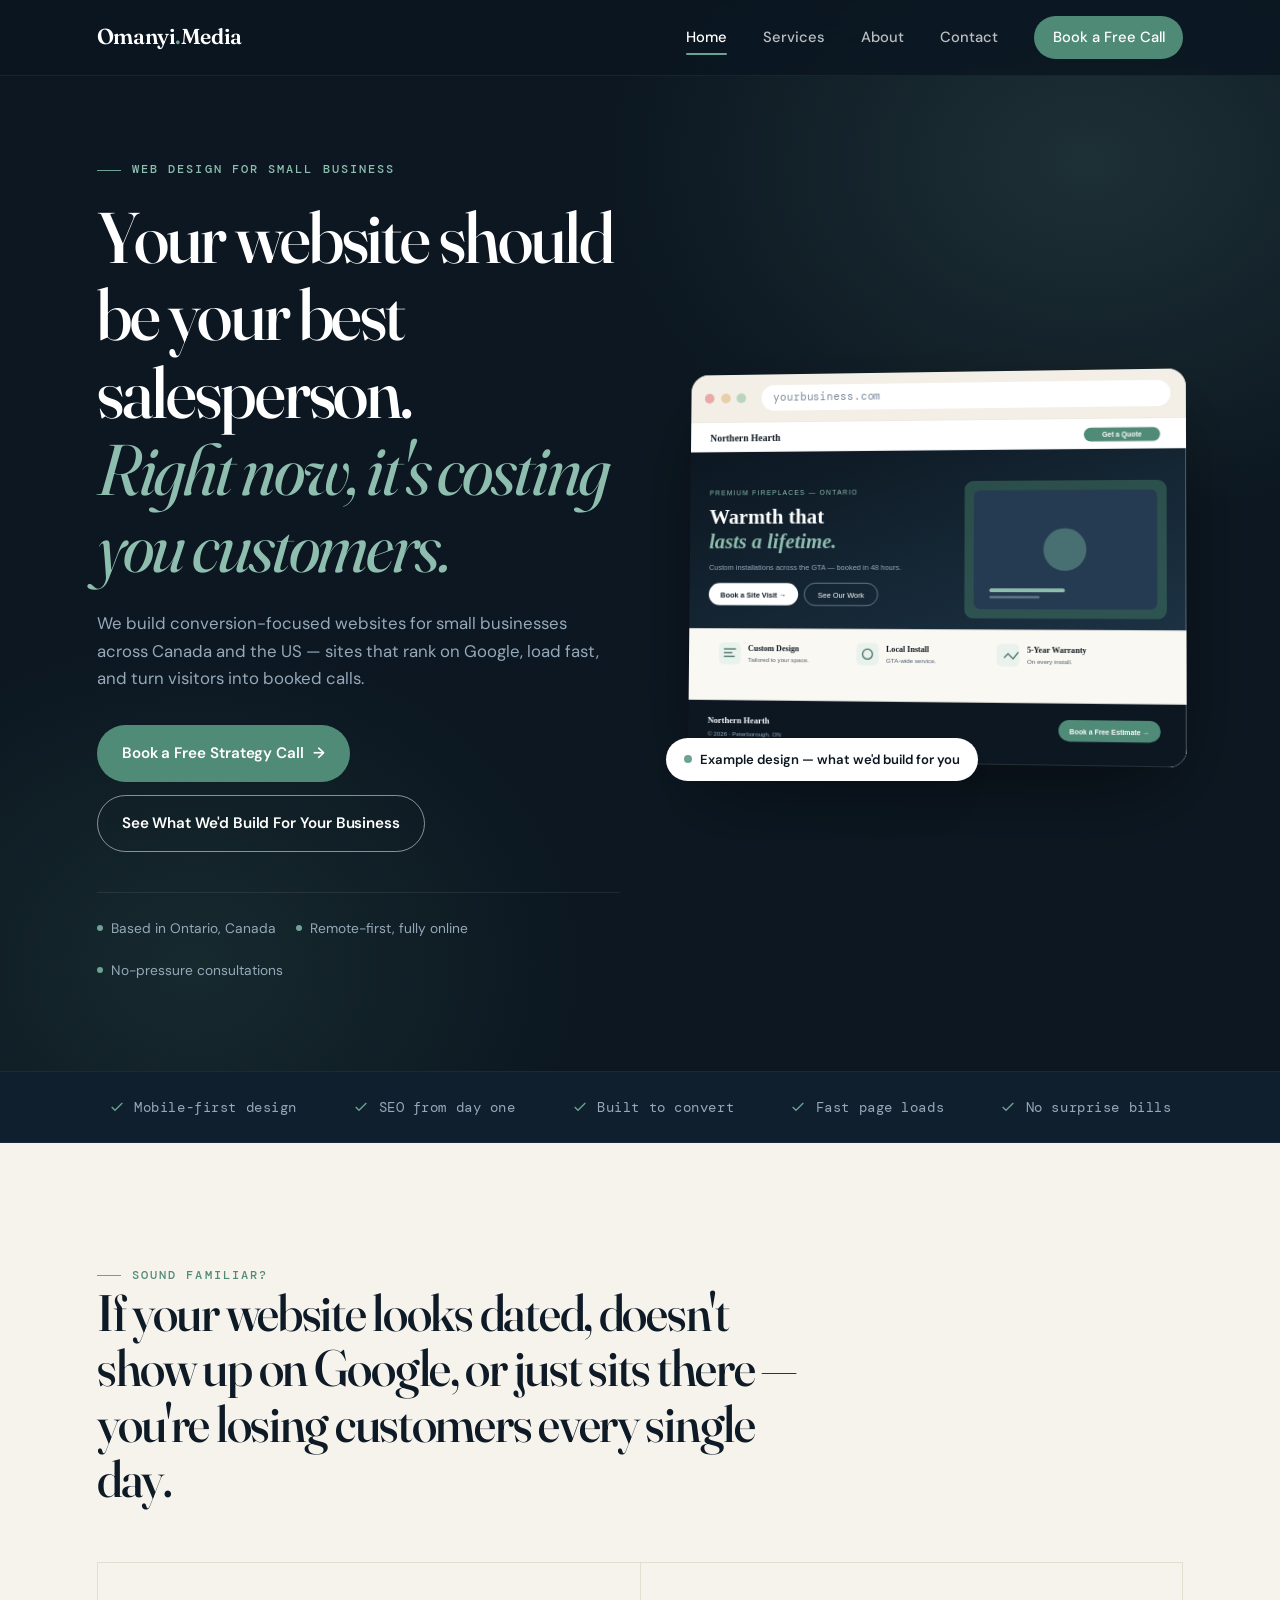
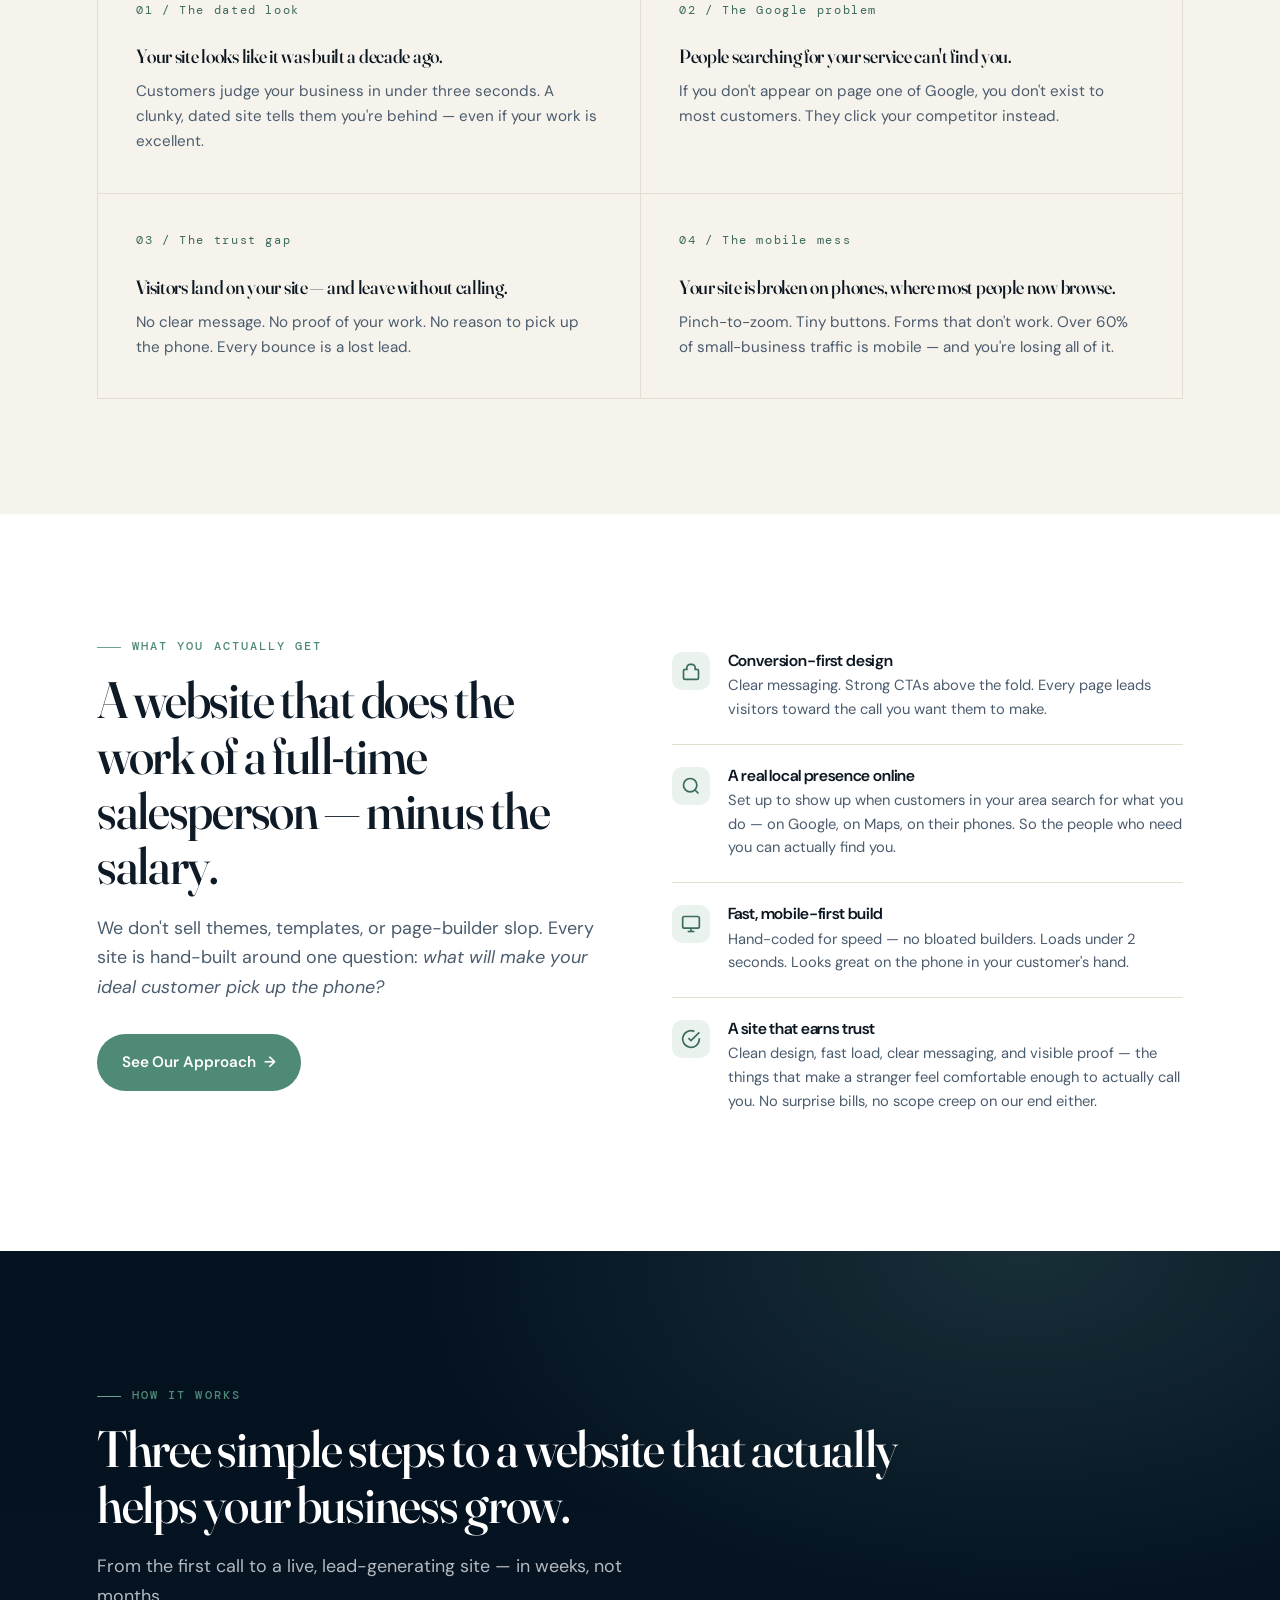
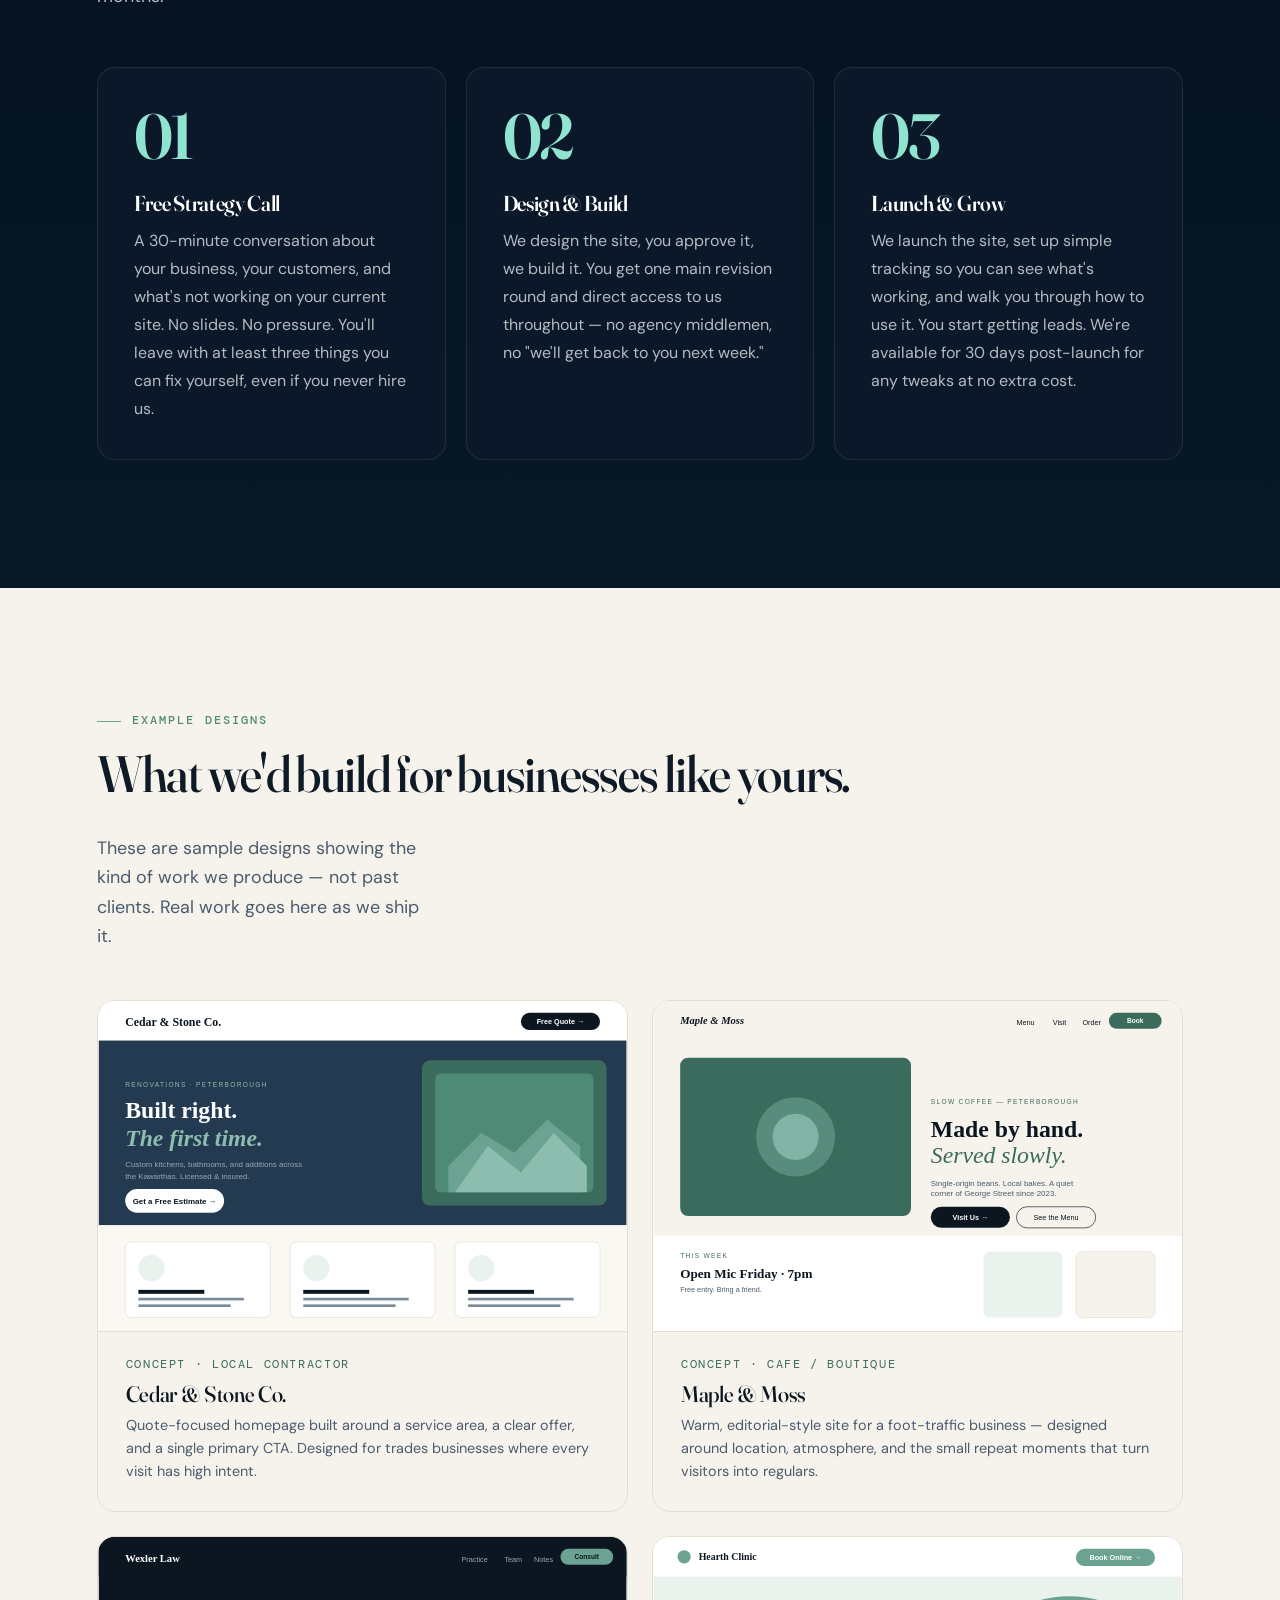
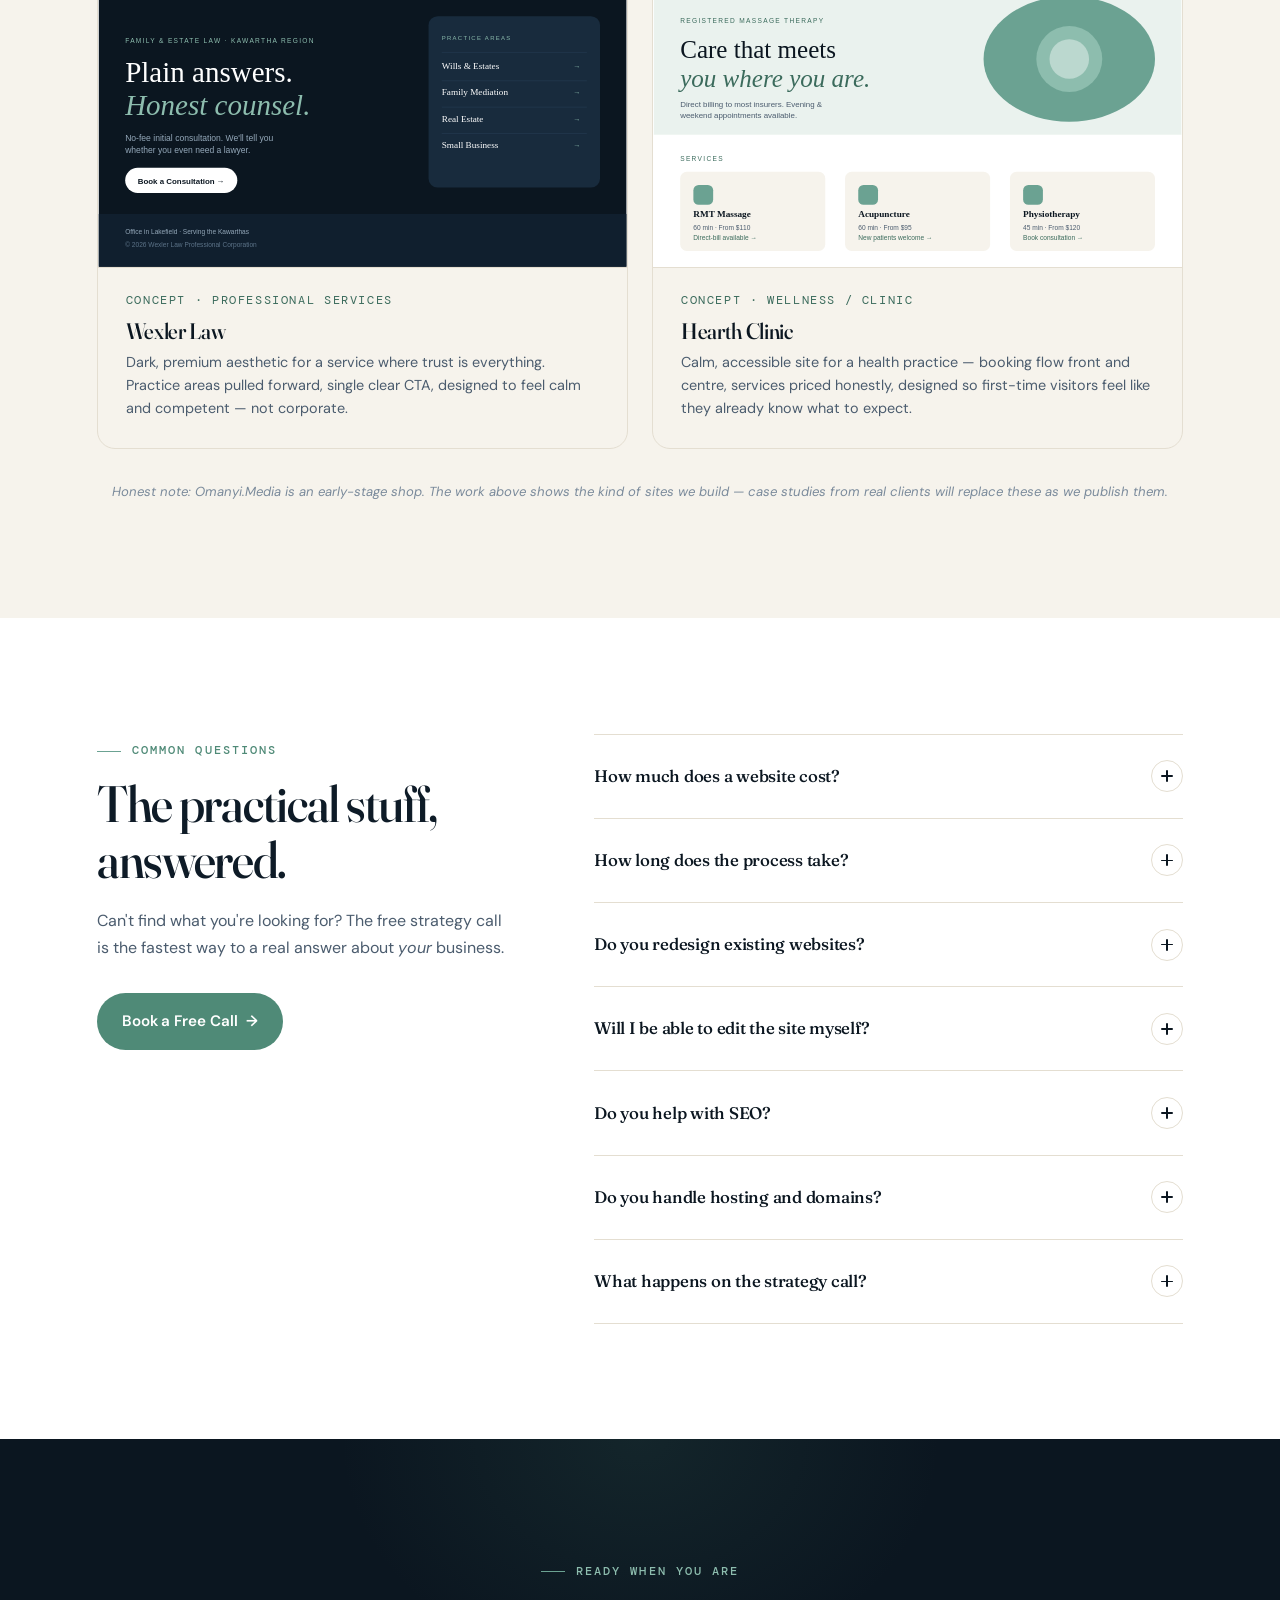
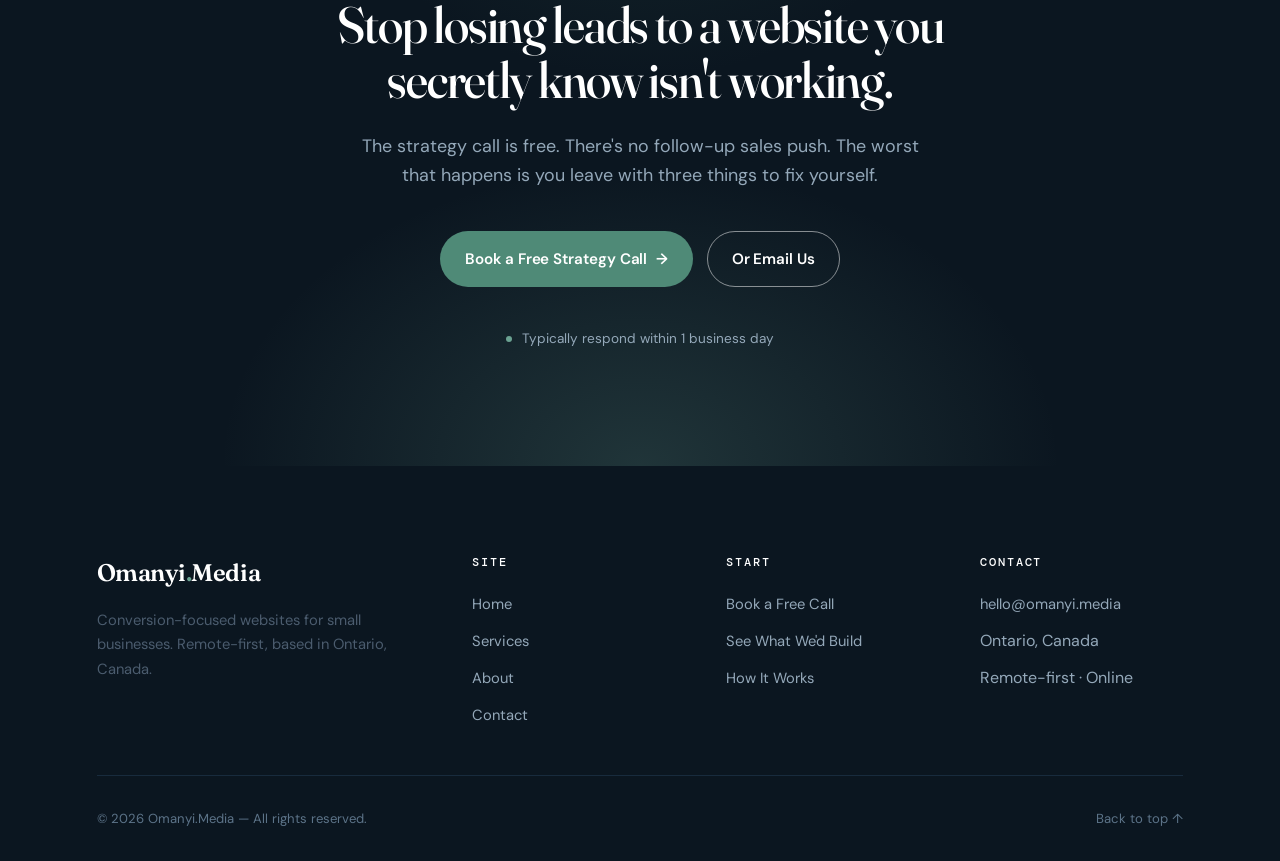
<file: index.html>
<!DOCTYPE html>
<html lang="en">
<head>
  <meta charset="UTF-8" />
  <meta name="viewport" content="width=device-width, initial-scale=1.0" />
  <meta name="description" content="Omanyi.Media builds conversion-focused websites for small businesses in Canada and the US. Sites that rank, load fast, and turn visitors into paying customers." />
  <meta name="theme-color" content="#0B1620" />
  <title>Omanyi.Media — Websites That Bring Small Businesses Real Customers</title>

  <link rel="icon" type="image/svg+xml" href="data:image/svg+xml,<svg xmlns='http://www.w3.org/2000/svg' viewBox='0 0 32 32'><rect width='32' height='32' rx='8' fill='%230B1620'/><text x='16' y='22' font-family='serif' font-size='20' font-weight='700' text-anchor='middle' fill='%236BA292'>O</text></svg>" />

  <link rel="preconnect" href="https://fonts.googleapis.com" />
  <link rel="preconnect" href="https://fonts.gstatic.com" crossorigin />

  <link rel="stylesheet" href="css/base.css" />
  <link rel="stylesheet" href="css/pages/home.css" />
</head>
<body>

  <a href="#main" class="skip-link">Skip to content</a>

  <!-- ─────────── NAV ─────────── -->
  <header class="nav">
    <div class="nav-inner">
      <a href="index.html" class="nav-logo" aria-label="Omanyi.Media — Home">Omanyi<span>.</span>Media</a>

      <button class="nav-toggle" aria-expanded="false" aria-controls="primary-menu" aria-label="Open menu">
        <span></span><span></span><span></span>
      </button>

      <nav id="primary-menu" class="nav-menu" aria-label="Primary">
        <a href="index.html" class="is-active">Home</a>
        <a href="services.html">Services</a>
        <a href="about.html">About</a>
        <a href="contact.html">Contact</a>
        <a href="contact.html#book" class="nav-cta">Book a Free Call</a>
      </nav>
    </div>
  </header>

  <main id="main">

    <!-- ─────────── HERO ─────────── -->
    <section class="hero on-dark">
      <div class="wrap hero-inner">

        <div class="hero-copy">
          <span class="eyebrow reveal">Web Design for Small Business</span>
          <h1 class="reveal" data-delay="1">
            Your website should be your best salesperson. <em>Right now, it's costing you customers.</em>
          </h1>
          <p class="hero-lede reveal" data-delay="2">
            We build conversion-focused websites for small businesses across Canada and the US — sites that rank on Google, load fast, and turn visitors into booked calls.
          </p>

          <div class="hero-actions reveal" data-delay="3">
            <a href="contact.html#book" class="btn btn-primary">Book a Free Strategy Call <span class="arrow">→</span></a>
            <a href="services.html" class="btn btn-secondary">See What We'd Build For Your Business</a>
          </div>

          <div class="hero-trust reveal" data-delay="4">
            <span class="hero-trust-item"><span class="dot"></span> Based in Ontario, Canada</span>
            <span class="hero-trust-item"><span class="dot"></span> Remote-first, fully online</span>
            <span class="hero-trust-item"><span class="dot"></span> No-pressure consultations</span>
          </div>
        </div>

        <div class="hero-visual reveal" data-delay="2">
          <div class="mockup" role="img" aria-label="Example of a website design — a clean homepage for a small business">
            <div class="mockup-bar">
              <span class="dot"></span><span class="dot"></span><span class="dot"></span>
              <span class="url">yourbusiness.com</span>
            </div>
            <!-- Realistic example homepage mockup (SVG) -->
            <svg class="mockup-canvas" viewBox="0 0 800 550" xmlns="http://www.w3.org/2000/svg" aria-hidden="true">
              <defs>
                <linearGradient id="hg" x1="0" y1="0" x2="1" y2="1">
                  <stop offset="0%" stop-color="#0B1620"/>
                  <stop offset="100%" stop-color="#1B3142"/>
                </linearGradient>
              </defs>
              <!-- Top nav -->
              <rect width="800" height="48" fill="#FFFFFF"/>
              <text x="32" y="30" font-family="Georgia, serif" font-size="16" font-weight="700" fill="#0B1620">Northern Hearth</text>
              <rect x="640" y="14" width="120" height="22" rx="11" fill="#4F8A77"/>
              <text x="700" y="29" text-anchor="middle" font-family="sans-serif" font-size="11" font-weight="600" fill="#FFFFFF">Get a Quote</text>
              <!-- Hero band -->
              <rect y="48" width="800" height="288" fill="url(#hg)"/>
              <text x="32" y="118" font-family="sans-serif" font-size="11" font-weight="500" fill="#8DBDAE" letter-spacing="2">PREMIUM FIREPLACES — ONTARIO</text>
              <text x="32" y="166" font-family="Georgia, serif" font-size="34" font-weight="600" fill="#FFFFFF">Warmth that</text>
              <text x="32" y="206" font-family="Georgia, serif" font-size="34" font-weight="600" font-style="italic" fill="#8DBDAE">lasts a lifetime.</text>
              <text x="32" y="240" font-family="sans-serif" font-size="12" fill="#94A8B9">Custom installations across the GTA — booked in 48 hours.</text>
              <rect x="32" y="262" width="148" height="36" rx="18" fill="#FFFFFF"/>
              <text x="106" y="285" text-anchor="middle" font-family="sans-serif" font-size="12" font-weight="600" fill="#0B1620">Book a Site Visit →</text>
              <rect x="190" y="262" width="120" height="36" rx="18" fill="transparent" stroke="#94A8B9" stroke-width="1"/>
              <text x="250" y="285" text-anchor="middle" font-family="sans-serif" font-size="12" font-weight="500" fill="#FFFFFF">See Our Work</text>
              <!-- Hero image block -->
              <rect x="450" y="98" width="320" height="220" rx="14" fill="#3B6B5C" opacity="0.6"/>
              <rect x="465" y="113" width="290" height="190" rx="10" fill="#243A50"/>
              <circle cx="610" cy="208" r="34" fill="#6BA292" opacity="0.5"/>
              <rect x="490" y="270" width="120" height="6" rx="3" fill="#8DBDAE"/>
              <rect x="490" y="282" width="80" height="4" rx="2" fill="#5C7388"/>
              <!-- Service strip -->
              <rect y="336" width="800" height="116" fill="#FAF8F2"/>
              <rect x="50" y="358" width="36" height="36" rx="8" fill="#EAF2EE"/>
              <rect x="58" y="368" width="20" height="2" fill="#3B6B5C"/>
              <rect x="58" y="374" width="14" height="2" fill="#3B6B5C"/>
              <rect x="58" y="380" width="18" height="2" fill="#3B6B5C"/>
              <text x="98" y="372" font-family="Georgia, serif" font-size="13" font-weight="700" fill="#0B1620">Custom Design</text>
              <text x="98" y="390" font-family="sans-serif" font-size="10" fill="#4B5C6E">Tailored to your space.</text>
              <rect x="276" y="358" width="36" height="36" rx="8" fill="#EAF2EE"/>
              <circle cx="294" cy="376" r="8" stroke="#3B6B5C" stroke-width="2" fill="none"/>
              <text x="324" y="372" font-family="Georgia, serif" font-size="13" font-weight="700" fill="#0B1620">Local Install</text>
              <text x="324" y="390" font-family="sans-serif" font-size="10" fill="#4B5C6E">GTA-wide service.</text>
              <rect x="502" y="358" width="36" height="36" rx="8" fill="#EAF2EE"/>
              <path d="M514 380 l6 -6 l8 8 l8 -10" stroke="#3B6B5C" stroke-width="2" fill="none" stroke-linecap="round"/>
              <text x="550" y="372" font-family="Georgia, serif" font-size="13" font-weight="700" fill="#0B1620">5-Year Warranty</text>
              <text x="550" y="390" font-family="sans-serif" font-size="10" fill="#4B5C6E">On every install.</text>
              <!-- Footer band -->
              <rect y="452" width="800" height="98" fill="#0B1620"/>
              <text x="32" y="490" font-family="Georgia, serif" font-size="14" font-weight="700" fill="#FFFFFF">Northern Hearth</text>
              <text x="32" y="510" font-family="sans-serif" font-size="10" fill="#94A8B9">© 2026 · Peterborough, ON</text>
              <rect x="600" y="478" width="160" height="34" rx="17" fill="#4F8A77"/>
              <text x="680" y="500" text-anchor="middle" font-family="sans-serif" font-size="11" font-weight="600" fill="#FFFFFF">Book a Free Estimate →</text>
            </svg>
          </div>
          <div class="mockup-tag"><span class="pulse"></span> Example design — what we'd build for you</div>
        </div>

      </div>
    </section>

    <!-- ─────────── TRUST STRIP ─────────── -->
    <div class="strip">
      <div class="wrap strip-inner">
        <span class="strip-item">
          <svg width="16" height="16" viewBox="0 0 24 24" fill="none" stroke="currentColor" stroke-width="2"><path d="M20 6 9 17l-5-5"/></svg>
          Mobile-first design
        </span>
        <span class="strip-item">
          <svg width="16" height="16" viewBox="0 0 24 24" fill="none" stroke="currentColor" stroke-width="2"><path d="M20 6 9 17l-5-5"/></svg>
          SEO from day one
        </span>
        <span class="strip-item">
          <svg width="16" height="16" viewBox="0 0 24 24" fill="none" stroke="currentColor" stroke-width="2"><path d="M20 6 9 17l-5-5"/></svg>
          Built to convert
        </span>
        <span class="strip-item">
          <svg width="16" height="16" viewBox="0 0 24 24" fill="none" stroke="currentColor" stroke-width="2"><path d="M20 6 9 17l-5-5"/></svg>
          Fast page loads
        </span>
        <span class="strip-item">
          <svg width="16" height="16" viewBox="0 0 24 24" fill="none" stroke="currentColor" stroke-width="2"><path d="M20 6 9 17l-5-5"/></svg>
          No surprise bills
        </span>
      </div>
    </div>

    <!-- ─────────── PAIN ─────────── -->
    <section class="pain section">
      <div class="wrap">
        <div class="pain-head reveal">
          <span class="eyebrow">Sound familiar?</span>
          <h2>If your website looks dated, doesn't show up on Google, or just sits there — you're losing customers every single day.</h2>
        </div>

        <div class="pain-grid">
          <article class="pain-card reveal">
            <span class="pain-num">01 / The dated look</span>
            <h3>Your site looks like it was built a decade ago.</h3>
            <p>Customers judge your business in under three seconds. A clunky, dated site tells them you're behind — even if your work is excellent.</p>
          </article>
          <article class="pain-card reveal" data-delay="1">
            <span class="pain-num">02 / The Google problem</span>
            <h3>People searching for your service can't find you.</h3>
            <p>If you don't appear on page one of Google, you don't exist to most customers. They click your competitor instead.</p>
          </article>
          <article class="pain-card reveal" data-delay="2">
            <span class="pain-num">03 / The trust gap</span>
            <h3>Visitors land on your site — and leave without calling.</h3>
            <p>No clear message. No proof of your work. No reason to pick up the phone. Every bounce is a lost lead.</p>
          </article>
          <article class="pain-card reveal" data-delay="3">
            <span class="pain-num">04 / The mobile mess</span>
            <h3>Your site is broken on phones, where most people now browse.</h3>
            <p>Pinch-to-zoom. Tiny buttons. Forms that don't work. Over 60% of small-business traffic is mobile — and you're losing all of it.</p>
          </article>
        </div>
      </div>
    </section>

    <!-- ─────────── PROMISE / WHAT WE BUILD ─────────── -->
    <section class="section">
      <div class="wrap">
        <div class="promise-grid">
          <div class="reveal">
            <span class="eyebrow">What you actually get</span>
            <h2 style="margin-top:1rem;">A website that does the work of a full-time salesperson — minus the salary.</h2>
            <p class="lede" style="margin-top:1.25rem;">
              We don't sell themes, templates, or page-builder slop. Every site is hand-built around one question: <em>what will make your ideal customer pick up the phone?</em>
            </p>
            <div style="margin-top: 2rem;">
              <a href="services.html" class="btn btn-primary">See Our Approach <span class="arrow">→</span></a>
            </div>
          </div>

          <div class="reveal" data-delay="1">
            <div class="promise-feature">
              <div class="ico">
                <svg width="20" height="20" viewBox="0 0 24 24" fill="none" stroke="currentColor" stroke-width="2"><path d="M11 4a4 4 0 0 0-4 4v2H5a2 2 0 0 0-2 2v8a2 2 0 0 0 2 2h14a2 2 0 0 0 2-2v-8a2 2 0 0 0-2-2h-2V8a4 4 0 0 0-4-4Z"/></svg>
              </div>
              <div>
                <h4>Conversion-first design</h4>
                <p>Clear messaging. Strong CTAs above the fold. Every page leads visitors toward the call you want them to make.</p>
              </div>
            </div>

            <div class="promise-feature">
              <div class="ico">
                <svg width="20" height="20" viewBox="0 0 24 24" fill="none" stroke="currentColor" stroke-width="2"><circle cx="11" cy="11" r="8"/><path d="m21 21-4.3-4.3"/></svg>
              </div>
              <div>
                <h4>A real local presence online</h4>
                <p>Set up to show up when customers in your area search for what you do — on Google, on Maps, on their phones. So the people who need you can actually find you.</p>
              </div>
            </div>

            <div class="promise-feature">
              <div class="ico">
                <svg width="20" height="20" viewBox="0 0 24 24" fill="none" stroke="currentColor" stroke-width="2"><rect x="2" y="3" width="20" height="14" rx="2"/><line x1="8" y1="21" x2="16" y2="21"/><line x1="12" y1="17" x2="12" y2="21"/></svg>
              </div>
              <div>
                <h4>Fast, mobile-first build</h4>
                <p>Hand-coded for speed — no bloated builders. Loads under 2 seconds. Looks great on the phone in your customer's hand.</p>
              </div>
            </div>

            <div class="promise-feature">
              <div class="ico">
                <svg width="20" height="20" viewBox="0 0 24 24" fill="none" stroke="currentColor" stroke-width="2"><path d="M22 11.08V12a10 10 0 1 1-5.93-9.14"/><polyline points="22 4 12 14.01 9 11.01"/></svg>
              </div>
              <div>
                <h4>A site that earns trust</h4>
                <p>Clean design, fast load, clear messaging, and visible proof — the things that make a stranger feel comfortable enough to actually call you. No surprise bills, no scope creep on our end either.</p>
              </div>
            </div>
          </div>
        </div>
      </div>
    </section>

    <!-- ─────────── PROCESS ─────────── -->
    <section class="process section">
      <div class="wrap">
        <div class="section-head reveal">
          <span class="eyebrow">How it works</span>
          <h2>Three simple steps to a website that actually helps your business grow.</h2>
          <p class="lede" style="margin-top:1.25rem;">From the first call to a live, lead-generating site — in weeks, not months.</p>
        </div>

        <div class="process-list">
          <div class="process-step reveal">
            <span class="step-num">01</span>
            <h3>Free Strategy Call</h3>
            <p>A 30-minute conversation about your business, your customers, and what's not working on your current site. No slides. No pressure. You'll leave with at least three things you can fix yourself, even if you never hire us.</p>
          </div>
          <div class="process-step reveal" data-delay="1">
            <span class="step-num">02</span>
            <h3>Design &amp; Build</h3>
            <p>We design the site, you approve it, we build it. You get one main revision round and direct access to us throughout — no agency middlemen, no "we'll get back to you next week."</p>
          </div>
          <div class="process-step reveal" data-delay="2">
            <span class="step-num">03</span>
            <h3>Launch &amp; Grow</h3>
            <p>We launch the site, set up simple tracking so you can see what's working, and walk you through how to use it. You start getting leads. We're available for 30 days post-launch for any tweaks at no extra cost.</p>
          </div>
        </div>
      </div>
    </section>

    <!-- ─────────── WORK / EXAMPLE DESIGNS ─────────── -->
    <section class="section is-cream" id="work">
      <div class="wrap">
        <div class="work-head reveal">
          <div>
            <span class="eyebrow">Example designs</span>
            <h2 style="margin-top:1rem;">What we'd build for businesses like yours.</h2>
          </div>
          <p class="lede" style="max-width:340px;">
            These are sample designs showing the kind of work we produce — not past clients. Real work goes here as we ship it.
          </p>
        </div>

        <div class="work-grid">

          <!-- Mockup 1: Local services / contractor -->
          <article class="work-card reveal">
            <div class="work-canvas">
              <svg viewBox="0 0 800 500" xmlns="http://www.w3.org/2000/svg" aria-label="Example homepage for a local contracting business">
                <rect width="800" height="500" fill="#FAF8F2"/>
                <rect width="800" height="60" fill="#FFFFFF"/>
                <text x="40" y="38" font-family="Georgia, serif" font-size="18" font-weight="700" fill="#0B1620">Cedar &amp; Stone Co.</text>
                <rect x="640" y="18" width="120" height="26" rx="13" fill="#0B1620"/>
                <text x="700" y="35" text-anchor="middle" font-family="sans-serif" font-size="11" font-weight="600" fill="#FFFFFF">Free Quote →</text>
                <rect y="60" width="800" height="280" fill="#243A50"/>
                <text x="40" y="130" font-family="sans-serif" font-size="10" letter-spacing="2" fill="#8DBDAE">RENOVATIONS · PETERBOROUGH</text>
                <text x="40" y="178" font-family="Georgia, serif" font-size="36" font-weight="600" fill="#FFFFFF">Built right.</text>
                <text x="40" y="220" font-family="Georgia, serif" font-size="36" font-weight="600" font-style="italic" fill="#8DBDAE">The first time.</text>
                <text x="40" y="252" font-family="sans-serif" font-size="12" fill="#94A8B9">Custom kitchens, bathrooms, and additions across</text>
                <text x="40" y="270" font-family="sans-serif" font-size="12" fill="#94A8B9">the Kawarthas. Licensed &amp; insured.</text>
                <rect x="40" y="285" width="150" height="36" rx="18" fill="#FFFFFF"/>
                <text x="115" y="308" text-anchor="middle" font-family="sans-serif" font-size="12" font-weight="600" fill="#0B1620">Get a Free Estimate →</text>
                <rect x="490" y="90" width="280" height="220" rx="12" fill="#3B6B5C"/>
                <rect x="510" y="110" width="240" height="180" rx="8" fill="#4F8A77"/>
                <path d="M530 250 L580 200 L630 230 L680 180 L730 220 L730 290 L530 290 Z" fill="#6BA292"/>
                <path d="M540 290 L590 220 L640 260 L690 200 L740 250 L740 290 Z" fill="#8DBDAE"/>
                <rect y="340" width="800" height="160" fill="#FAF8F2"/>
                <rect x="40" y="365" width="220" height="115" rx="10" fill="#FFFFFF" stroke="#E4DED1"/>
                <rect x="60" y="385" width="40" height="40" rx="20" fill="#EAF2EE"/>
                <rect x="60" y="438" width="100" height="6" fill="#0B1620"/>
                <rect x="60" y="450" width="160" height="4" fill="#7A8A9B"/>
                <rect x="60" y="460" width="140" height="4" fill="#7A8A9B"/>
                <rect x="290" y="365" width="220" height="115" rx="10" fill="#FFFFFF" stroke="#E4DED1"/>
                <rect x="310" y="385" width="40" height="40" rx="20" fill="#EAF2EE"/>
                <rect x="310" y="438" width="100" height="6" fill="#0B1620"/>
                <rect x="310" y="450" width="160" height="4" fill="#7A8A9B"/>
                <rect x="310" y="460" width="140" height="4" fill="#7A8A9B"/>
                <rect x="540" y="365" width="220" height="115" rx="10" fill="#FFFFFF" stroke="#E4DED1"/>
                <rect x="560" y="385" width="40" height="40" rx="20" fill="#EAF2EE"/>
                <rect x="560" y="438" width="100" height="6" fill="#0B1620"/>
                <rect x="560" y="450" width="160" height="4" fill="#7A8A9B"/>
                <rect x="560" y="460" width="140" height="4" fill="#7A8A9B"/>
              </svg>
            </div>
            <div class="work-body">
              <span class="work-tag">Concept · Local Contractor</span>
              <h3>Cedar &amp; Stone Co.</h3>
              <p>Quote-focused homepage built around a service area, a clear offer, and a single primary CTA. Designed for trades businesses where every visit has high intent.</p>
            </div>
          </article>

          <!-- Mockup 2: Boutique / consumer -->
          <article class="work-card reveal" data-delay="1">
            <div class="work-canvas">
              <svg viewBox="0 0 800 500" xmlns="http://www.w3.org/2000/svg" aria-label="Example homepage for a boutique cafe">
                <rect width="800" height="500" fill="#F6F3EC"/>
                <rect width="800" height="56" fill="#F6F3EC"/>
                <text x="40" y="35" font-family="Georgia, serif" font-size="16" font-style="italic" font-weight="600" fill="#0B1620">Maple &amp; Moss</text>
                <text x="550" y="36" font-family="sans-serif" font-size="11" font-weight="500" fill="#0B1620">Menu</text>
                <text x="605" y="36" font-family="sans-serif" font-size="11" font-weight="500" fill="#0B1620">Visit</text>
                <text x="650" y="36" font-family="sans-serif" font-size="11" font-weight="500" fill="#0B1620">Order</text>
                <rect x="690" y="18" width="80" height="24" rx="12" fill="#3B6B5C"/>
                <text x="730" y="34" text-anchor="middle" font-family="sans-serif" font-size="10" font-weight="600" fill="#FFFFFF">Book</text>
                <rect y="56" width="800" height="300" fill="#F6F3EC"/>
                <rect x="40" y="86" width="350" height="240" rx="12" fill="#3B6B5C"/>
                <circle cx="215" cy="206" r="60" fill="#6BA292" opacity="0.6"/>
                <circle cx="215" cy="206" r="35" fill="#8DBDAE" opacity="0.8"/>
                <text x="420" y="156" font-family="sans-serif" font-size="10" letter-spacing="2" fill="#3B6B5C">SLOW COFFEE — PETERBOROUGH</text>
                <text x="420" y="206" font-family="Georgia, serif" font-size="36" font-weight="600" fill="#0B1620">Made by hand.</text>
                <text x="420" y="246" font-family="Georgia, serif" font-size="36" font-style="italic" font-weight="500" fill="#3B6B5C">Served slowly.</text>
                <text x="420" y="280" font-family="sans-serif" font-size="12" fill="#4B5C6E">Single-origin beans. Local bakes. A quiet</text>
                <text x="420" y="296" font-family="sans-serif" font-size="12" fill="#4B5C6E">corner of George Street since 2023.</text>
                <rect x="420" y="312" width="120" height="32" rx="16" fill="#0B1620"/>
                <text x="480" y="332" text-anchor="middle" font-family="sans-serif" font-size="11" font-weight="600" fill="#FFFFFF">Visit Us →</text>
                <rect x="550" y="312" width="120" height="32" rx="16" fill="transparent" stroke="#0B1620"/>
                <text x="610" y="332" text-anchor="middle" font-family="sans-serif" font-size="11" font-weight="500" fill="#0B1620">See the Menu</text>
                <rect y="356" width="800" height="144" fill="#FFFFFF"/>
                <text x="40" y="390" font-family="sans-serif" font-size="10" letter-spacing="2" fill="#3B6B5C">THIS WEEK</text>
                <text x="40" y="420" font-family="Georgia, serif" font-size="20" font-weight="600" fill="#0B1620">Open Mic Friday · 7pm</text>
                <text x="40" y="442" font-family="sans-serif" font-size="11" fill="#4B5C6E">Free entry. Bring a friend.</text>
                <rect x="500" y="380" width="120" height="100" rx="10" fill="#EAF2EE"/>
                <rect x="640" y="380" width="120" height="100" rx="10" fill="#F6F3EC" stroke="#E4DED1"/>
              </svg>
            </div>
            <div class="work-body">
              <span class="work-tag">Concept · Cafe / Boutique</span>
              <h3>Maple &amp; Moss</h3>
              <p>Warm, editorial-style site for a foot-traffic business — designed around location, atmosphere, and the small repeat moments that turn visitors into regulars.</p>
            </div>
          </article>

          <!-- Mockup 3: Professional service -->
          <article class="work-card reveal" data-delay="2">
            <div class="work-canvas">
              <svg viewBox="0 0 800 500" xmlns="http://www.w3.org/2000/svg" aria-label="Example homepage for a law or accounting firm">
                <rect width="800" height="500" fill="#0B1620"/>
                <rect width="800" height="60" fill="#0B1620"/>
                <text x="40" y="38" font-family="Georgia, serif" font-size="16" font-weight="600" fill="#FFFFFF">Wexler Law</text>
                <text x="550" y="38" font-family="sans-serif" font-size="11" fill="#94A8B9">Practice</text>
                <text x="615" y="38" font-family="sans-serif" font-size="11" fill="#94A8B9">Team</text>
                <text x="660" y="38" font-family="sans-serif" font-size="11" fill="#94A8B9">Notes</text>
                <rect x="700" y="18" width="80" height="24" rx="12" fill="#6BA292"/>
                <text x="740" y="34" text-anchor="middle" font-family="sans-serif" font-size="10" font-weight="600" fill="#0B1620">Consult</text>
                <text x="40" y="160" font-family="sans-serif" font-size="10" letter-spacing="2" fill="#8DBDAE">FAMILY &amp; ESTATE LAW · KAWARTHA REGION</text>
                <text x="40" y="220" font-family="Georgia, serif" font-size="44" font-weight="500" fill="#FFFFFF">Plain answers.</text>
                <text x="40" y="270" font-family="Georgia, serif" font-size="44" font-style="italic" font-weight="500" fill="#8DBDAE">Honest counsel.</text>
                <text x="40" y="310" font-family="sans-serif" font-size="13" fill="#94A8B9">No-fee initial consultation. We'll tell you</text>
                <text x="40" y="328" font-family="sans-serif" font-size="13" fill="#94A8B9">whether you even need a lawyer.</text>
                <rect x="40" y="350" width="170" height="38" rx="19" fill="#FFFFFF"/>
                <text x="125" y="374" text-anchor="middle" font-family="sans-serif" font-size="12" font-weight="600" fill="#0B1620">Book a Consultation →</text>
                <rect x="500" y="120" width="260" height="260" rx="14" fill="#182B3D"/>
                <text x="520" y="156" font-family="sans-serif" font-size="9" letter-spacing="2" fill="#8DBDAE">PRACTICE AREAS</text>
                <line x1="520" y1="175" x2="740" y2="175" stroke="#243A50"/>
                <text x="520" y="200" font-family="Georgia, serif" font-size="14" fill="#FFFFFF">Wills &amp; Estates</text>
                <text x="730" y="200" text-anchor="end" font-family="sans-serif" font-size="11" fill="#8DBDAE">→</text>
                <line x1="520" y1="218" x2="740" y2="218" stroke="#243A50"/>
                <text x="520" y="240" font-family="Georgia, serif" font-size="14" fill="#FFFFFF">Family Mediation</text>
                <text x="730" y="240" text-anchor="end" font-family="sans-serif" font-size="11" fill="#8DBDAE">→</text>
                <line x1="520" y1="258" x2="740" y2="258" stroke="#243A50"/>
                <text x="520" y="280" font-family="Georgia, serif" font-size="14" fill="#FFFFFF">Real Estate</text>
                <text x="730" y="280" text-anchor="end" font-family="sans-serif" font-size="11" fill="#8DBDAE">→</text>
                <line x1="520" y1="298" x2="740" y2="298" stroke="#243A50"/>
                <text x="520" y="320" font-family="Georgia, serif" font-size="14" fill="#FFFFFF">Small Business</text>
                <text x="730" y="320" text-anchor="end" font-family="sans-serif" font-size="11" fill="#8DBDAE">→</text>
                <rect y="420" width="800" height="80" fill="#101F2E"/>
                <text x="40" y="450" font-family="sans-serif" font-size="10" fill="#94A8B9">Office in Lakefield · Serving the Kawarthas</text>
                <text x="40" y="470" font-family="sans-serif" font-size="10" fill="#5C7388">© 2026 Wexler Law Professional Corporation</text>
              </svg>
            </div>
            <div class="work-body">
              <span class="work-tag">Concept · Professional Services</span>
              <h3>Wexler Law</h3>
              <p>Dark, premium aesthetic for a service where trust is everything. Practice areas pulled forward, single clear CTA, designed to feel calm and competent — not corporate.</p>
            </div>
          </article>

          <!-- Mockup 4: Health / wellness -->
          <article class="work-card reveal" data-delay="3">
            <div class="work-canvas">
              <svg viewBox="0 0 800 500" xmlns="http://www.w3.org/2000/svg" aria-label="Example homepage for a wellness clinic">
                <rect width="800" height="500" fill="#FFFFFF"/>
                <rect width="800" height="60" fill="#FFFFFF"/>
                <circle cx="46" cy="30" r="10" fill="#6BA292"/>
                <text x="68" y="35" font-family="Georgia, serif" font-size="15" font-weight="700" fill="#0B1620">Hearth Clinic</text>
                <rect x="640" y="18" width="120" height="26" rx="13" fill="#6BA292"/>
                <text x="700" y="35" text-anchor="middle" font-family="sans-serif" font-size="11" font-weight="600" fill="#FFFFFF">Book Online →</text>
                <rect y="60" width="800" height="240" fill="#EAF2EE"/>
                <text x="40" y="130" font-family="sans-serif" font-size="10" letter-spacing="2" fill="#3B6B5C">REGISTERED MASSAGE THERAPY</text>
                <text x="40" y="184" font-family="Georgia, serif" font-size="38" font-weight="500" fill="#0B1620">Care that meets</text>
                <text x="40" y="228" font-family="Georgia, serif" font-size="38" font-style="italic" font-weight="500" fill="#3B6B5C">you where you are.</text>
                <text x="40" y="258" font-family="sans-serif" font-size="12" fill="#4B5C6E">Direct billing to most insurers. Evening &amp;</text>
                <text x="40" y="274" font-family="sans-serif" font-size="12" fill="#4B5C6E">weekend appointments available.</text>
                <rect x="500" y="90" width="260" height="190" rx="130" fill="#6BA292"/>
                <circle cx="630" cy="185" r="50" fill="#8DBDAE"/>
                <circle cx="630" cy="185" r="30" fill="#FFFFFF" opacity="0.4"/>
                <rect y="300" width="800" height="200" fill="#FFFFFF"/>
                <text x="40" y="340" font-family="sans-serif" font-size="10" letter-spacing="2" fill="#3B6B5C">SERVICES</text>
                <rect x="40" y="356" width="220" height="120" rx="10" fill="#F6F3EC"/>
                <rect x="60" y="376" width="30" height="30" rx="8" fill="#6BA292"/>
                <text x="60" y="424" font-family="Georgia, serif" font-size="14" font-weight="600" fill="#0B1620">RMT Massage</text>
                <text x="60" y="444" font-family="sans-serif" font-size="10" fill="#4B5C6E">60 min · From $110</text>
                <text x="60" y="460" font-family="sans-serif" font-size="10" fill="#3B6B5C">Direct-bill available →</text>
                <rect x="290" y="356" width="220" height="120" rx="10" fill="#F6F3EC"/>
                <rect x="310" y="376" width="30" height="30" rx="8" fill="#6BA292"/>
                <text x="310" y="424" font-family="Georgia, serif" font-size="14" font-weight="600" fill="#0B1620">Acupuncture</text>
                <text x="310" y="444" font-family="sans-serif" font-size="10" fill="#4B5C6E">60 min · From $95</text>
                <text x="310" y="460" font-family="sans-serif" font-size="10" fill="#3B6B5C">New patients welcome →</text>
                <rect x="540" y="356" width="220" height="120" rx="10" fill="#F6F3EC"/>
                <rect x="560" y="376" width="30" height="30" rx="8" fill="#6BA292"/>
                <text x="560" y="424" font-family="Georgia, serif" font-size="14" font-weight="600" fill="#0B1620">Physiotherapy</text>
                <text x="560" y="444" font-family="sans-serif" font-size="10" fill="#4B5C6E">45 min · From $120</text>
                <text x="560" y="460" font-family="sans-serif" font-size="10" fill="#3B6B5C">Book consultation →</text>
              </svg>
            </div>
            <div class="work-body">
              <span class="work-tag">Concept · Wellness / Clinic</span>
              <h3>Hearth Clinic</h3>
              <p>Calm, accessible site for a health practice — booking flow front and centre, services priced honestly, designed so first-time visitors feel like they already know what to expect.</p>
            </div>
          </article>

        </div>

        <p class="work-note">
          Honest note: Omanyi.Media is an early-stage shop. The work above shows the kind of sites we build — case studies from real clients will replace these as we publish them.
        </p>
      </div>
    </section>

    <!-- ─────────── FAQ ─────────── -->
    <section class="section">
      <div class="wrap">
        <div class="faq-layout">
          <aside class="faq-aside reveal">
            <span class="eyebrow">Common questions</span>
            <h2 style="margin-top:1rem;">The practical stuff, answered.</h2>
            <p style="margin-top: 1.25rem;">Can't find what you're looking for? The free strategy call is the fastest way to a real answer about <em>your</em> business.</p>
            <div style="margin-top: 2rem;">
              <a href="contact.html#book" class="btn btn-primary">Book a Free Call <span class="arrow">→</span></a>
            </div>
          </aside>

          <div class="faq-list">
            <article class="faq-item">
              <button class="faq-q" aria-expanded="false">
                <span>How much does a website cost?</span>
                <span class="toggle" aria-hidden="true"></span>
              </button>
              <div class="faq-a">
                <div class="faq-a-inner">
                  Every business is different, so we don't publish one-size-fits-all prices. After a quick strategy call we'll send you a written quote within 48 hours — a single agreed price, paid once. No hourly billing, no monthly retainer required.
                </div>
              </div>
            </article>

            <article class="faq-item">
              <button class="faq-q" aria-expanded="false">
                <span>How long does the process take?</span>
                <span class="toggle" aria-hidden="true"></span>
              </button>
              <div class="faq-a">
                <div class="faq-a-inner">
                  Most small-business sites go from kickoff call to live site in 3 to 6 weeks. The biggest variable is how quickly you can get us your content — photos, copy, business details. We'll agree on a realistic timeline before we start, and we stick to it.
                </div>
              </div>
            </article>

            <article class="faq-item">
              <button class="faq-q" aria-expanded="false">
                <span>Do you redesign existing websites?</span>
                <span class="toggle" aria-hidden="true"></span>
              </button>
              <div class="faq-a">
                <div class="faq-a-inner">
                  Often, yes. If your current site has a solid foundation, a focused redesign may be all you need. If it's built on a clunky template that fights you at every turn, rebuilding is usually faster and cheaper than untangling it. We'll tell you straight which makes more sense for you.
                </div>
              </div>
            </article>

            <article class="faq-item">
              <button class="faq-q" aria-expanded="false">
                <span>Will I be able to edit the site myself?</span>
                <span class="toggle" aria-hidden="true"></span>
              </button>
              <div class="faq-a">
                <div class="faq-a-inner">
                  Yes. We build with simple editing in mind, so you can update text, swap photos, and add posts without calling us. We also include a 30-minute training session at handoff so you're never stuck — and you own everything.
                </div>
              </div>
            </article>

            <article class="faq-item">
              <button class="faq-q" aria-expanded="false">
                <span>Do you help with SEO?</span>
                <span class="toggle" aria-hidden="true"></span>
              </button>
              <div class="faq-a">
                <div class="faq-a-inner">
                  Every site is built on solid foundations from day one — clean structure, fast loading, mobile-friendly layout, and your Google Business Profile connected. That gives local customers a real chance of finding you when they search. SEO isn't magic, but a properly built site is the groundwork everything else stands on.
                </div>
              </div>
            </article>

            <article class="faq-item">
              <button class="faq-q" aria-expanded="false">
                <span>Do you handle hosting and domains?</span>
                <span class="toggle" aria-hidden="true"></span>
              </button>
              <div class="faq-a">
                <div class="faq-a-inner">
                  We help you set up hosting and your domain at cost — you own everything, in your name. Most clients pay $10–$25/month for hosting directly to the provider, with no markup from us. Email setup is included in the project.
                </div>
              </div>
            </article>

            <article class="faq-item">
              <button class="faq-q" aria-expanded="false">
                <span>What happens on the strategy call?</span>
                <span class="toggle" aria-hidden="true"></span>
              </button>
              <div class="faq-a">
                <div class="faq-a-inner">
                  30 minutes, video or phone, your choice. You tell us about your business and what you wish your site was doing. We point out at least three things you could fix yourself today — even if you never hire us. If we're a good fit, we'll send you a written quote within 48 hours.
                </div>
              </div>
            </article>
          </div>
        </div>
      </div>
    </section>
    
    <!-- ─────────── FINAL CTA ─────────── -->
    <section class="cta-final on-dark section">
      <div class="wrap">
        <span class="eyebrow reveal">Ready when you are</span>
        <h2 class="reveal" data-delay="1">Stop losing leads to a website you secretly know isn't working.</h2>
        <p class="lede reveal" data-delay="2">
          The strategy call is free. There's no follow-up sales push. The worst that happens is you leave with three things to fix yourself.
        </p>
        <div class="actions reveal" data-delay="3">
          <a href="contact.html#book" class="btn btn-primary">Book a Free Strategy Call <span class="arrow">→</span></a>
          <a href="mailto:hello@omanyi.media" class="btn btn-secondary">Or Email Us</a>
        </div>
        <p class="cta-meta reveal" data-delay="4">
          <span class="dot"></span> Typically respond within 1 business day
        </p>
      </div>
    </section>

  </main>

  <!-- ─────────── FOOTER ─────────── -->
  <footer class="footer">
    <div class="wrap">
      <div class="footer-grid">
        <div>
          <a href="index.html" class="footer-brand">Omanyi<span>.</span>Media</a>
          <p class="footer-tag">Conversion-focused websites for small businesses. Remote-first, based in Ontario, Canada.</p>
        </div>
        <div>
          <div class="footer-col-title">Site</div>
          <ul class="footer-list">
            <li><a href="index.html">Home</a></li>
            <li><a href="services.html">Services</a></li>
            <li><a href="about.html">About</a></li>
            <li><a href="contact.html">Contact</a></li>
          </ul>
        </div>
        <div>
          <div class="footer-col-title">Start</div>
          <ul class="footer-list">
            <li><a href="contact.html#book">Book a Free Call</a></li>
            <li><a href="services.html">See What We'd Build</a></li>
            <li><a href="services.html#how-it-works">How It Works</a></li>
          </ul>
        </div>
        <div>
          <div class="footer-col-title">Contact</div>
          <ul class="footer-list">
            <li><a href="mailto:hello@omanyi.media">hello@omanyi.media</a></li>
            <li>Ontario, Canada</li>
            <li>Remote-first · Online</li>
          </ul>
        </div>
      </div>
      <div class="footer-bottom">
        <span>© 2026 Omanyi.Media — All rights reserved.</span>
        <span><a href="#main">Back to top ↑</a></span>
      </div>
    </div>
  </footer>

  <script src="js/main.js"></script>
</body>
</html>
</file>
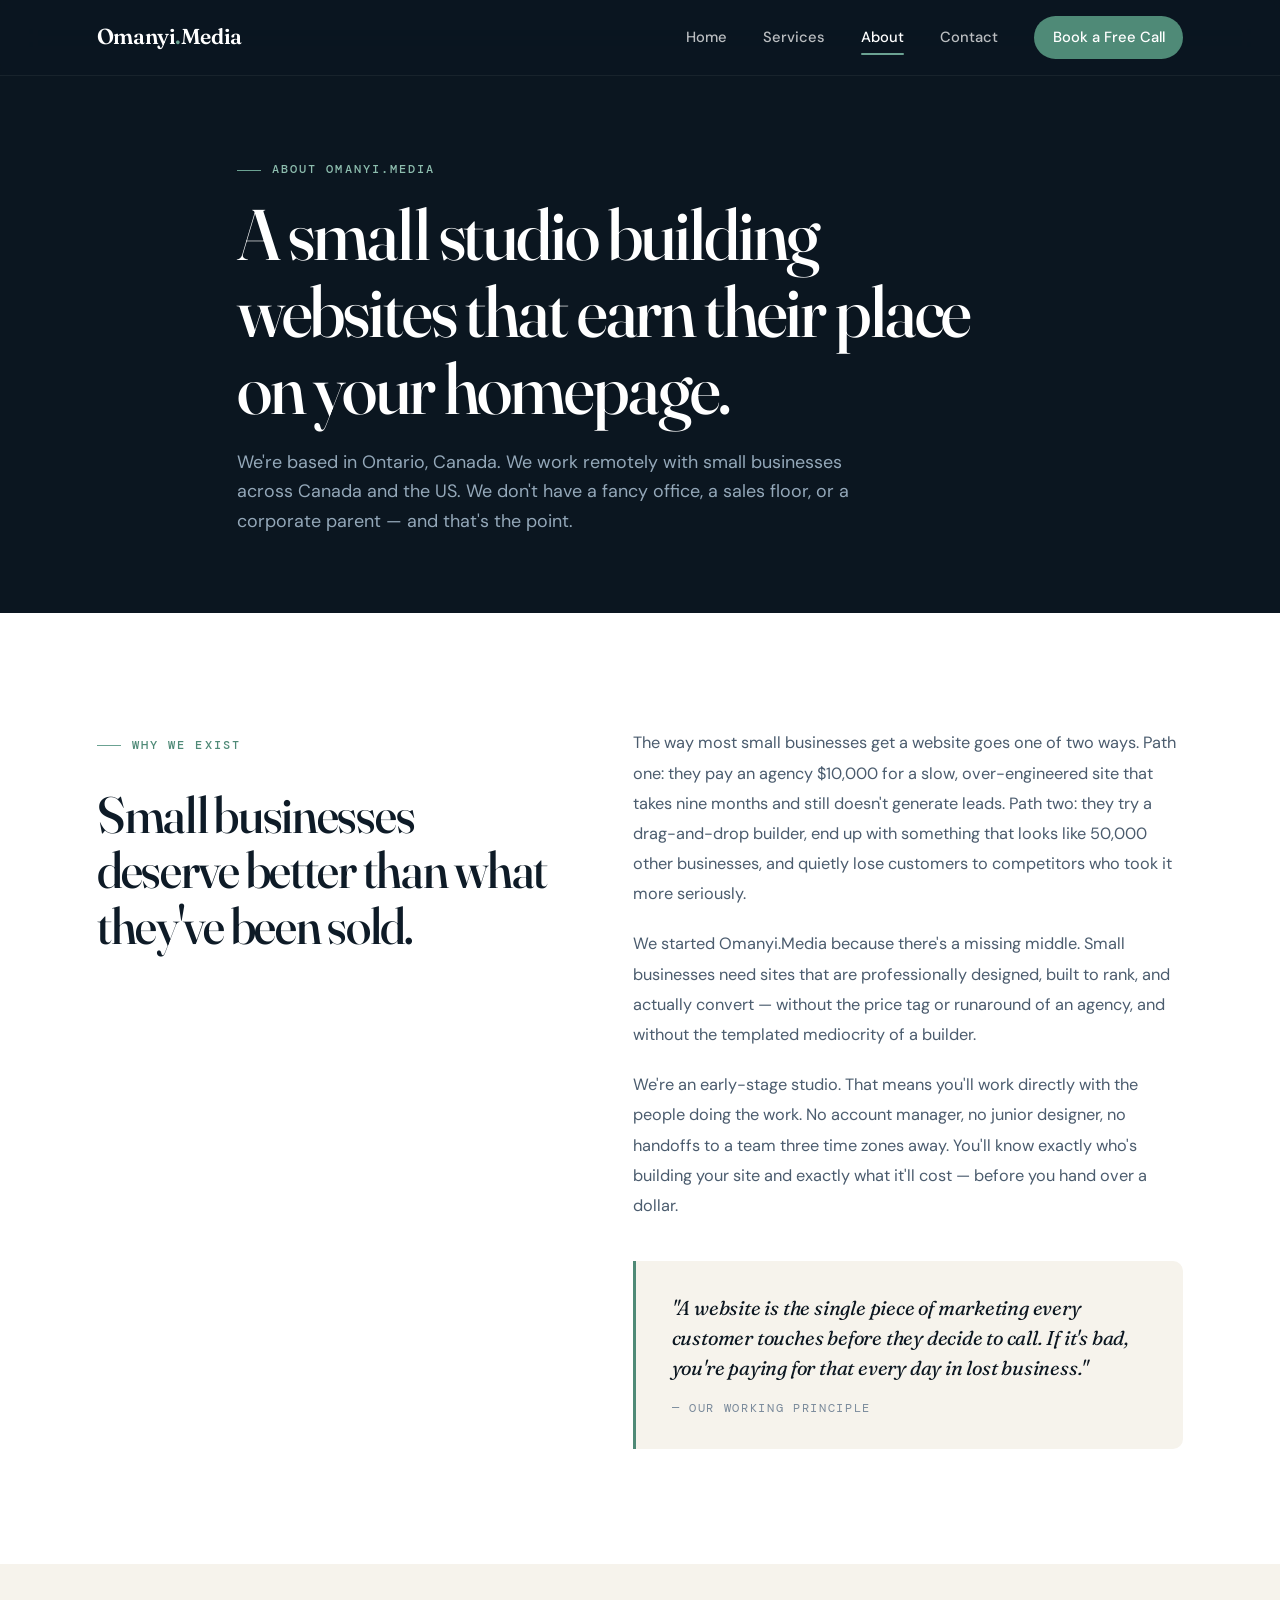
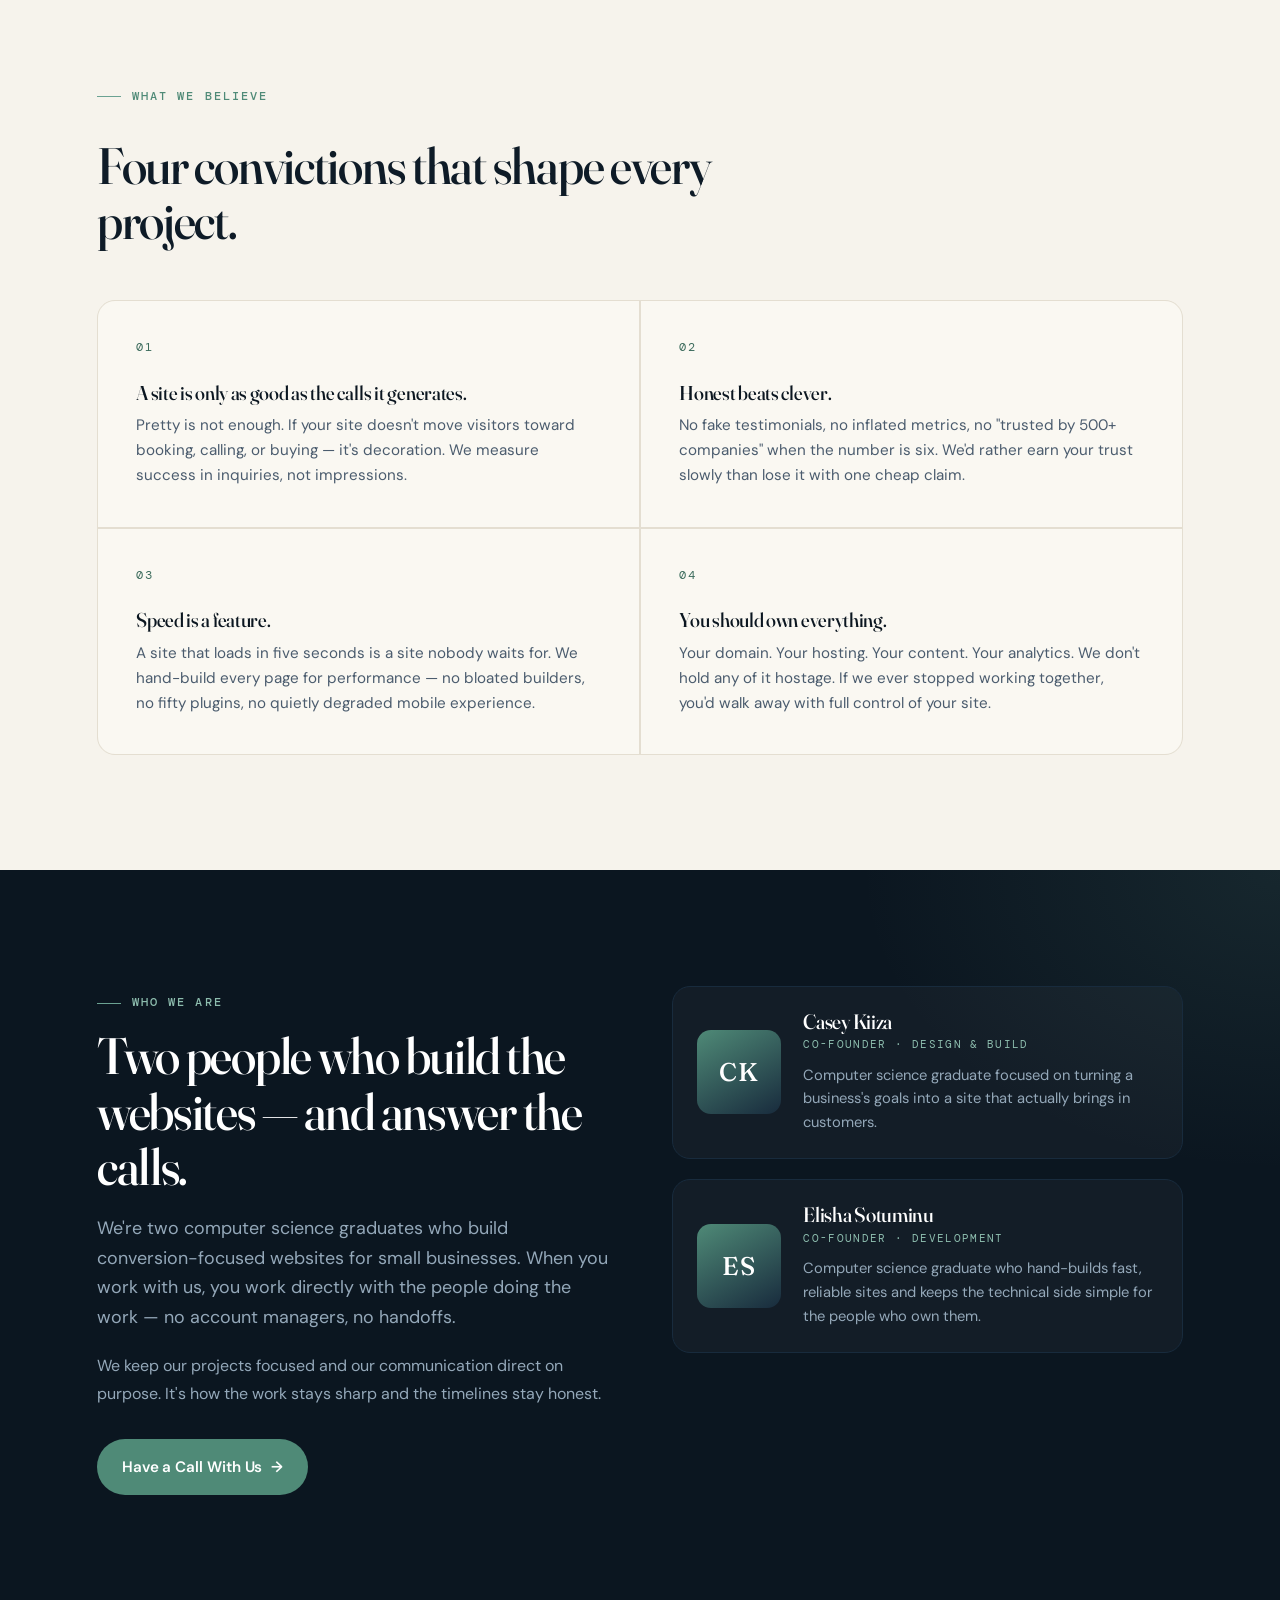
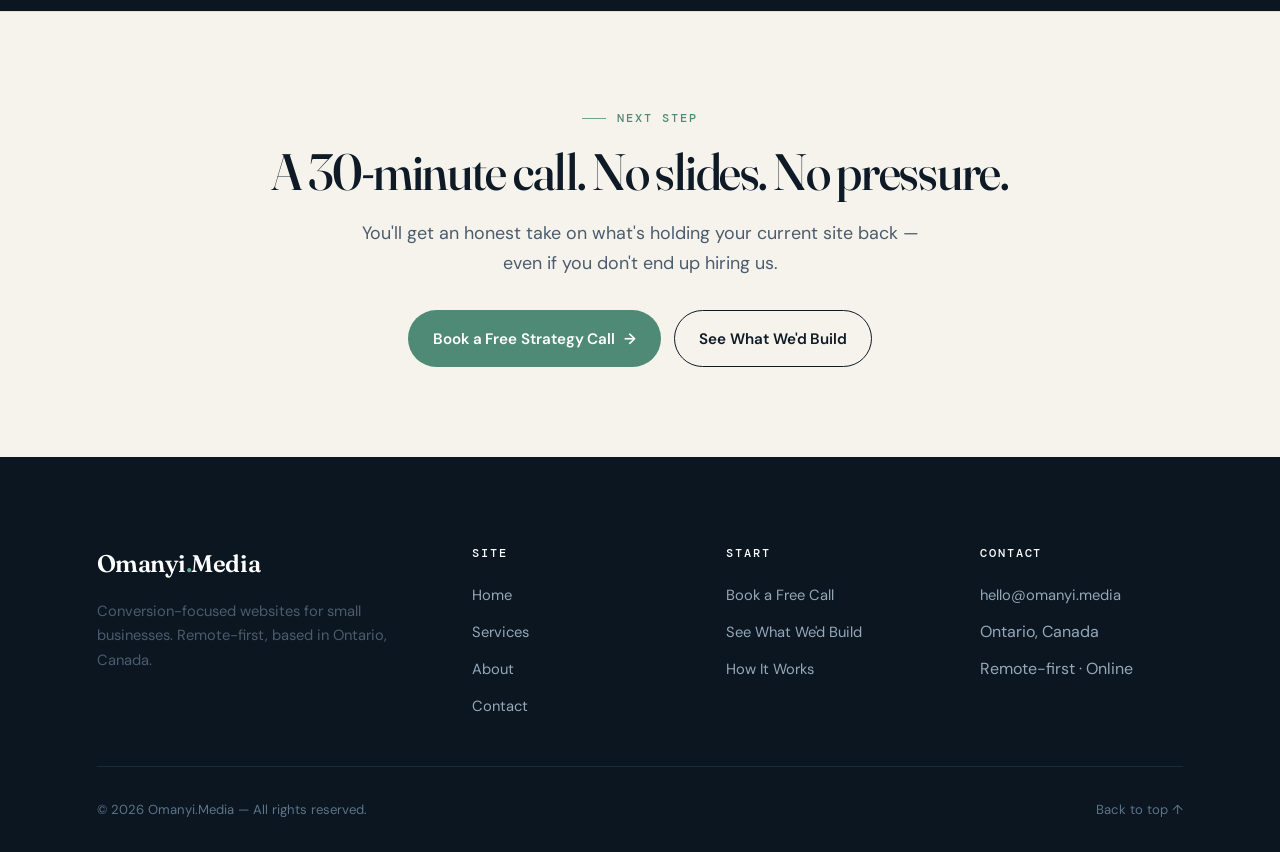
<file: about.html>
<!DOCTYPE html>
<html lang="en">
<head>
  <meta charset="UTF-8" />
  <meta name="viewport" content="width=device-width, initial-scale=1.0" />
  <meta name="description" content="Omanyi.Media is an early-stage web design studio based in Ontario, Canada. We build conversion-focused websites for small businesses across Canada and the US." />
  <meta name="theme-color" content="#0B1620" />
  <title>About — Omanyi.Media</title>

  <link rel="icon" type="image/svg+xml" href="data:image/svg+xml,<svg xmlns='http://www.w3.org/2000/svg' viewBox='0 0 32 32'><rect width='32' height='32' rx='8' fill='%230B1620'/><text x='16' y='22' font-family='serif' font-size='20' font-weight='700' text-anchor='middle' fill='%236BA292'>O</text></svg>" />

  <link rel="preconnect" href="https://fonts.googleapis.com" />
  <link rel="preconnect" href="https://fonts.gstatic.com" crossorigin />

  <link rel="stylesheet" href="css/base.css" />
  <link rel="stylesheet" href="css/pages/about.css" />
</head>
<body>

  <a href="#main" class="skip-link">Skip to content</a>

  <header class="nav">
    <div class="nav-inner">
      <a href="index.html" class="nav-logo" aria-label="Omanyi.Media — Home">Omanyi<span>.</span>Media</a>
      <button class="nav-toggle" aria-expanded="false" aria-controls="primary-menu" aria-label="Open menu">
        <span></span><span></span><span></span>
      </button>
      <nav id="primary-menu" class="nav-menu" aria-label="Primary">
        <a href="index.html">Home</a>
        <a href="services.html">Services</a>
        <a href="about.html" class="is-active">About</a>
        <a href="contact.html">Contact</a>
        <a href="contact.html#book" class="nav-cta">Book a Free Call</a>
      </nav>
    </div>
  </header>

  <main id="main">

    <!-- PAGE HERO -->
    <section class="page-hero">
      <div class="wrap">
        <span class="eyebrow reveal">About Omanyi.Media</span>
        <h1 class="reveal" data-delay="1">A small studio building websites that earn their place on your homepage.</h1>
        <p class="lede reveal" data-delay="2">
          We're based in Ontario, Canada. We work remotely with small businesses across Canada and the US. We don't have a fancy office, a sales floor, or a corporate parent — and that's the point.
        </p>
      </div>
    </section>

    <!-- STORY -->
    <section class="section">
      <div class="wrap">
        <div class="story-layout">
          <div class="reveal">
            <span class="eyebrow">Why we exist</span>
            <h2 style="margin-top:1rem;">Small businesses deserve better than what they've been sold.</h2>
          </div>
          <div class="story-body reveal" data-delay="1">
            <p>
              The way most small businesses get a website goes one of two ways. Path one: they pay an agency $10,000 for a slow, over-engineered site that takes nine months and still doesn't generate leads. Path two: they try a drag-and-drop builder, end up with something that looks like 50,000 other businesses, and quietly lose customers to competitors who took it more seriously.
            </p>
            <p>
              We started Omanyi.Media because there's a missing middle. Small businesses need sites that are professionally designed, built to rank, and actually convert — without the price tag or runaround of an agency, and without the templated mediocrity of a builder.
            </p>
            <p>
              We're an early-stage studio. That means you'll work directly with the people doing the work. No account manager, no junior designer, no handoffs to a team three time zones away. You'll know exactly who's building your site and exactly what it'll cost — before you hand over a dollar.
            </p>

            <blockquote class="story-quote">
              "A website is the single piece of marketing every customer touches before they decide to call. If it's bad, you're paying for that every day in lost business."
              <span class="story-quote-attr">— Our working principle</span>
            </blockquote>
          </div>
        </div>
      </div>
    </section>

    <!-- BELIEFS -->
    <section class="beliefs section">
      <div class="wrap">
        <div class="section-head reveal">
          <span class="eyebrow">What we believe</span>
          <h2 style="margin-top:1rem;">Four convictions that shape every project.</h2>
        </div>

        <div class="beliefs-grid">
          <article class="belief reveal">
            <span class="belief-num">01</span>
            <h3>A site is only as good as the calls it generates.</h3>
            <p>Pretty is not enough. If your site doesn't move visitors toward booking, calling, or buying — it's decoration. We measure success in inquiries, not impressions.</p>
          </article>

          <article class="belief reveal" data-delay="1">
            <span class="belief-num">02</span>
            <h3>Honest beats clever.</h3>
            <p>No fake testimonials, no inflated metrics, no "trusted by 500+ companies" when the number is six. We'd rather earn your trust slowly than lose it with one cheap claim.</p>
          </article>

          <article class="belief reveal" data-delay="2">
            <span class="belief-num">03</span>
            <h3>Speed is a feature.</h3>
            <p>A site that loads in five seconds is a site nobody waits for. We hand-build every page for performance — no bloated builders, no fifty plugins, no quietly degraded mobile experience.</p>
          </article>

          <article class="belief reveal" data-delay="3">
            <span class="belief-num">04</span>
            <h3>You should own everything.</h3>
            <p>Your domain. Your hosting. Your content. Your analytics. We don't hold any of it hostage. If we ever stopped working together, you'd walk away with full control of your site.</p>
          </article>
        </div>
      </div>
    </section>

    <!-- WHO WE ARE -->
    <section class="who section on-dark">
      <div class="wrap">
        <div class="who-grid">
          <div class="who-intro reveal">
            <span class="eyebrow">Who we are</span>
            <h2 style="margin-top:1rem;">Two people who build the websites — and answer the calls.</h2>
            <p class="lede" style="margin-top:1.25rem;">
              We're two computer science graduates who build conversion-focused websites for small businesses. When you work with us, you work directly with the people doing the work — no account managers, no handoffs.
            </p>
            <p style="margin-top:1.25rem;">
              We keep our projects focused and our communication direct on purpose. It's how the work stays sharp and the timelines stay honest.
            </p>
            <div style="margin-top: 2rem;">
              <a href="contact.html#book" class="btn btn-primary">Have a Call With Us <span class="arrow">→</span></a>
            </div>
          </div>

          <div class="founder-list reveal" data-delay="1">

            <article class="founder-card">
              <div class="founder-photo" aria-hidden="true">
                <!-- Replace this block with: <img src="assets/images/casey.jpg" alt="Casey Kiiza" /> -->
                <span class="founder-initials">CK</span>
              </div>
              <div class="founder-info">
                <h3>Casey Kiiza</h3>
                <span class="founder-role">Co-founder · Design &amp; Build</span>
                <p>Computer science graduate focused on turning a business's goals into a site that actually brings in customers.</p>
              </div>
            </article>

            <article class="founder-card">
              <div class="founder-photo" aria-hidden="true">
                <!-- Replace this block with: <img src="assets/images/elisha.jpg" alt="Elisha Sotuminu" /> -->
                <span class="founder-initials">ES</span>
              </div>
              <div class="founder-info">
                <h3>Elisha Sotuminu</h3>
                <span class="founder-role">Co-founder · Development</span>
                <p>Computer science graduate who hand-builds fast, reliable sites and keeps the technical side simple for the people who own them.</p>
              </div>
            </article>

          </div>
        </div>
      </div>
    </section>

    <!-- CTA STRIP -->
    <section class="cta-strip">
      <div class="wrap">
        <span class="eyebrow reveal" style="justify-content:center;">Next step</span>
        <h2 class="reveal" data-delay="1" style="margin-top:1rem;">A 30-minute call. No slides. No pressure.</h2>
        <p class="lede reveal" data-delay="2">
          You'll get an honest take on what's holding your current site back — even if you don't end up hiring us.
        </p>
        <div class="actions reveal" data-delay="3">
          <a href="contact.html#book" class="btn btn-primary">Book a Free Strategy Call <span class="arrow">→</span></a>
          <a href="services.html" class="btn btn-secondary">See What We'd Build</a>
        </div>
      </div>
    </section>

  </main>

  <!-- FOOTER -->
  <footer class="footer">
    <div class="wrap">
      <div class="footer-grid">
        <div>
          <a href="index.html" class="footer-brand">Omanyi<span>.</span>Media</a>
          <p class="footer-tag">Conversion-focused websites for small businesses. Remote-first, based in Ontario, Canada.</p>
        </div>
        <div>
          <div class="footer-col-title">Site</div>
          <ul class="footer-list">
            <li><a href="index.html">Home</a></li>
            <li><a href="services.html">Services</a></li>
            <li><a href="about.html">About</a></li>
            <li><a href="contact.html">Contact</a></li>
          </ul>
        </div>
        <div>
          <div class="footer-col-title">Start</div>
          <ul class="footer-list">
            <li><a href="contact.html#book">Book a Free Call</a></li>
            <li><a href="services.html">See What We'd Build</a></li>
            <li><a href="services.html#how-it-works">How It Works</a></li>
          </ul>
        </div>
        <div>
          <div class="footer-col-title">Contact</div>
          <ul class="footer-list">
            <li><a href="mailto:hello@omanyi.media">hello@omanyi.media</a></li>
            <li>Ontario, Canada</li>
            <li>Remote-first · Online</li>
          </ul>
        </div>
      </div>
      <div class="footer-bottom">
        <span>© 2026 Omanyi.Media — All rights reserved.</span>
        <span><a href="#main">Back to top ↑</a></span>
      </div>
    </div>
  </footer>

  <script src="js/main.js"></script>
</body>
</html>
</file>
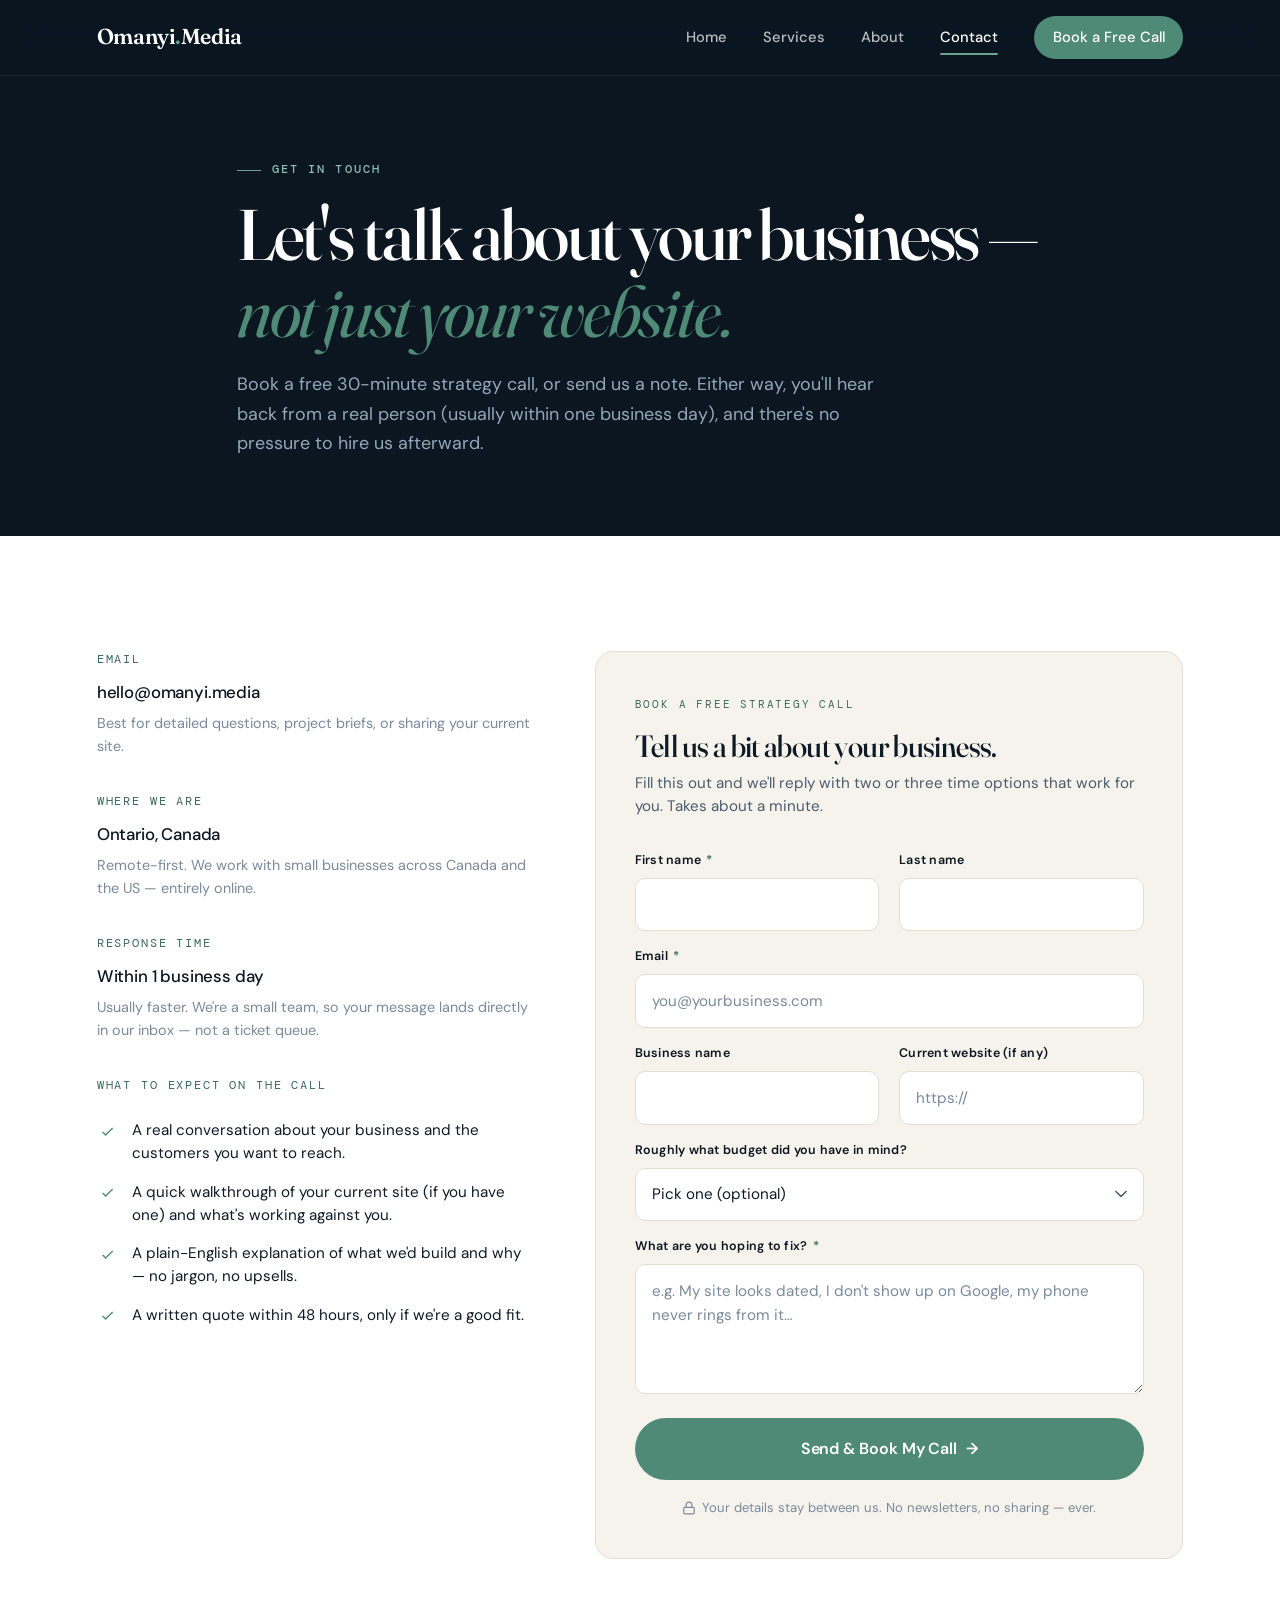
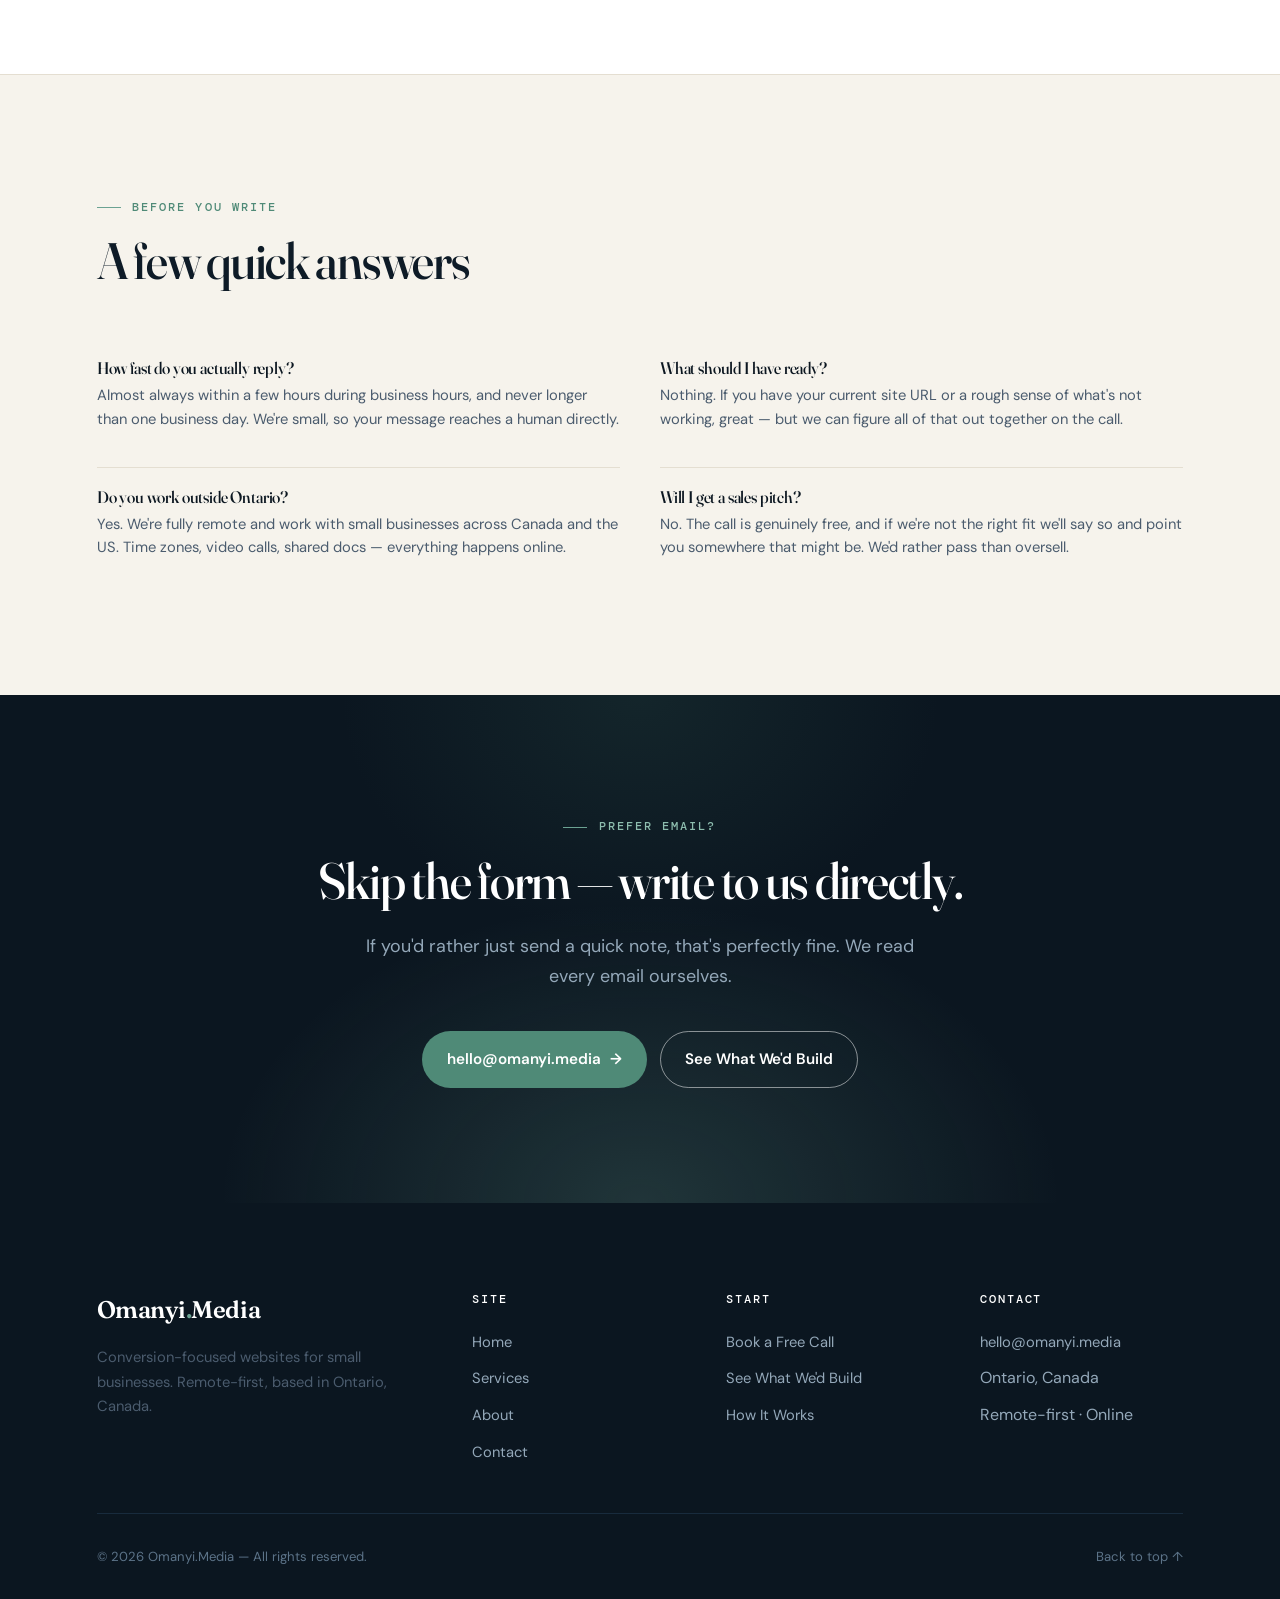
<file: contact.html>
<!DOCTYPE html>
<html lang="en">
<head>
  <meta charset="UTF-8" />
  <meta name="viewport" content="width=device-width, initial-scale=1.0" />
  <meta name="description" content="Book a free 30-minute strategy call with Omanyi.Media. No pressure, no sales script — we'll look at your current site, talk about your business, and tell you honestly whether a new website would help." />
  <meta name="theme-color" content="#0B1620" />
  <title>Contact &amp; Book a Free Call — Omanyi.Media</title>

  <link rel="icon" type="image/svg+xml" href="data:image/svg+xml,<svg xmlns='http://www.w3.org/2000/svg' viewBox='0 0 32 32'><rect width='32' height='32' rx='8' fill='%230B1620'/><text x='16' y='22' font-family='serif' font-size='20' font-weight='700' text-anchor='middle' fill='%236BA292'>O</text></svg>" />

  <link rel="preconnect" href="https://fonts.googleapis.com" />
  <link rel="preconnect" href="https://fonts.gstatic.com" crossorigin />

  <link rel="stylesheet" href="css/base.css" />
  <link rel="stylesheet" href="css/pages/contact.css" />
</head>
<body>

  <a href="#main" class="skip-link">Skip to content</a>

  <header class="nav">
    <div class="nav-inner">
      <a href="index.html" class="nav-logo" aria-label="Omanyi.Media — Home">Omanyi<span>.</span>Media</a>
      <button class="nav-toggle" aria-expanded="false" aria-controls="primary-menu" aria-label="Open menu">
        <span></span><span></span><span></span>
      </button>
      <nav id="primary-menu" class="nav-menu" aria-label="Primary">
        <a href="index.html">Home</a>
        <a href="services.html">Services</a>
        <a href="about.html">About</a>
        <a href="contact.html" class="is-active">Contact</a>
        <a href="contact.html#book" class="nav-cta">Book a Free Call</a>
      </nav>
    </div>
  </header>

  <main id="main">

    <!-- PAGE HERO -->
    <section class="page-hero">
      <div class="wrap">
        <span class="eyebrow reveal">Get in touch</span>
        <h1 class="reveal" data-delay="1">Let's talk about your business — <em>not just your website.</em></h1>
        <p class="lede reveal" data-delay="2">
          Book a free 30-minute strategy call, or send us a note. Either way, you'll hear back from a real person (usually within one business day), and there's no pressure to hire us afterward.
        </p>
      </div>
    </section>

    <!-- CONTACT LAYOUT -->
    <section class="section">
      <div class="wrap">
        <div class="contact-layout">

          <!-- LEFT: INFO -->
          <aside class="contact-info reveal">
            <div class="info-block">
              <div class="label">Email</div>
              <div class="value"><a href="mailto:hello@omanyi.media">hello@omanyi.media</a></div>
              <div class="note">Best for detailed questions, project briefs, or sharing your current site.</div>
            </div>

            <div class="info-block">
              <div class="label">Where we are</div>
              <div class="value">Ontario, Canada</div>
              <div class="note">Remote-first. We work with small businesses across Canada and the US — entirely online.</div>
            </div>

            <div class="info-block">
              <div class="label">Response time</div>
              <div class="value">Within 1 business day</div>
              <div class="note">Usually faster. We're a small team, so your message lands directly in our inbox — not a ticket queue.</div>
            </div>

            <div class="info-block">
              <div class="label">What to expect on the call</div>
              <ul class="expect-list">
                <li>A real conversation about your business and the customers you want to reach.</li>
                <li>A quick walkthrough of your current site (if you have one) and what's working against you.</li>
                <li>A plain-English explanation of what we'd build and why — no jargon, no upsells.</li>
                <li>A written quote within 48 hours, only if we're a good fit.</li>
              </ul>
            </div>
          </aside>

          <!-- RIGHT: FORM -->
          <div class="form-card reveal" data-delay="1" id="book">
            <span class="label">Book a free strategy call</span>
            <h2>Tell us a bit about your business.</h2>
            <p class="form-sub">
              Fill this out and we'll reply with two or three time options that work for you. Takes about a minute.
            </p>

            <form data-form="contact" novalidate>
              <div class="form-grid">
                <div class="field">
                  <label for="firstName">First name <span class="req" aria-hidden="true">*</span></label>
                  <input type="text" id="firstName" name="firstName" autocomplete="given-name" required />
                </div>
                <div class="field">
                  <label for="lastName">Last name</label>
                  <input type="text" id="lastName" name="lastName" autocomplete="family-name" />
                </div>

                <div class="field span-2">
                  <label for="email">Email <span class="req" aria-hidden="true">*</span></label>
                  <input type="email" id="email" name="email" autocomplete="email" required placeholder="you@yourbusiness.com" />
                </div>

                <div class="field">
                  <label for="business">Business name</label>
                  <input type="text" id="business" name="business" autocomplete="organization" />
                </div>
                <div class="field">
                  <label for="website">Current website (if any)</label>
                  <input type="url" id="website" name="website" placeholder="https://" />
                </div>

                <div class="field span-2">
                  <label for="budget">Roughly what budget did you have in mind?</label>
                  <select id="budget" name="budget">
                    <option value="">Pick one (optional)</option>
                    <option value="under-1500">Under $1,500</option>
                    <option value="1500-3000">$1,500 – $3,000</option>
                    <option value="3000-5000">$3,000 – $5,000</option>
                    <option value="5000-plus">$5,000+</option>
                    <option value="not-sure">Not sure yet</option>
                  </select>
                </div>

                <div class="field span-2">
                  <label for="message">What are you hoping to fix? <span class="req" aria-hidden="true">*</span></label>
                  <textarea id="message" name="message" required placeholder="e.g. My site looks dated, I don't show up on Google, my phone never rings from it…"></textarea>
                </div>
              </div>

              <div class="form-actions">
                <button type="submit" class="btn btn-primary">
                  Send &amp; Book My Call <span class="arrow">→</span>
                </button>
                <p class="form-note">
                  <svg width="14" height="14" viewBox="0 0 24 24" fill="none" stroke="currentColor" stroke-width="2" stroke-linecap="round" stroke-linejoin="round" aria-hidden="true">
                    <rect x="3" y="11" width="18" height="11" rx="2"/><path d="M7 11V7a5 5 0 0 1 10 0v4"/>
                  </svg>
                  Your details stay between us. No newsletters, no sharing — ever.
                </p>
              </div>
            </form>

            <!-- Success state (toggled by main.js) -->
            <div class="form-success" hidden>
              <div class="check" aria-hidden="true">
                <svg width="28" height="28" viewBox="0 0 24 24" fill="none" stroke="currentColor" stroke-width="3" stroke-linecap="round" stroke-linejoin="round">
                  <polyline points="20 6 9 17 4 12"/>
                </svg>
              </div>
              <h3>Message received.</h3>
              <p>Thanks — we'll be in touch within one business day with a couple of time options for your call.</p>
            </div>
          </div>

        </div>
      </div>
    </section>

    <!-- CONTACT FAQ -->
    <section class="section contact-faq">
      <div class="wrap">
        <div class="section-head reveal">
          <span class="eyebrow">Before you write</span>
          <h2>A few quick answers</h2>
        </div>

        <div class="contact-faq-grid">
          <div class="cf-item reveal">
            <h4>How fast do you actually reply?</h4>
            <p>Almost always within a few hours during business hours, and never longer than one business day. We're small, so your message reaches a human directly.</p>
          </div>
          <div class="cf-item reveal" data-delay="1">
            <h4>What should I have ready?</h4>
            <p>Nothing. If you have your current site URL or a rough sense of what's not working, great — but we can figure all of that out together on the call.</p>
          </div>
          <div class="cf-item reveal" data-delay="2">
            <h4>Do you work outside Ontario?</h4>
            <p>Yes. We're fully remote and work with small businesses across Canada and the US. Time zones, video calls, shared docs — everything happens online.</p>
          </div>
          <div class="cf-item reveal" data-delay="3">
            <h4>Will I get a sales pitch?</h4>
            <p>No. The call is genuinely free, and if we're not the right fit we'll say so and point you somewhere that might be. We'd rather pass than oversell.</p>
          </div>
        </div>
      </div>
    </section>

    <!-- FINAL CTA STRIP -->
    <section class="cta-final on-dark section">
      <div class="wrap">
        <span class="eyebrow reveal">Prefer email?</span>
        <h2 class="reveal" data-delay="1" style="margin-top:1rem;">Skip the form — write to us directly.</h2>
        <p class="lede reveal" data-delay="2">
          If you'd rather just send a quick note, that's perfectly fine. We read every email ourselves.
        </p>
        <div class="actions reveal" data-delay="3" style="display:inline-flex;flex-wrap:wrap;gap:0.85rem;justify-content:center;">
          <a href="mailto:hello@omanyi.media" class="btn btn-primary">hello@omanyi.media <span class="arrow">→</span></a>
          <a href="services.html" class="btn btn-secondary">See What We'd Build</a>
        </div>
      </div>
    </section>

  </main>

  <!-- FOOTER -->
  <footer class="footer">
    <div class="wrap">
      <div class="footer-grid">
        <div>
          <a href="index.html" class="footer-brand">Omanyi<span>.</span>Media</a>
          <p class="footer-tag">Conversion-focused websites for small businesses. Remote-first, based in Ontario, Canada.</p>
        </div>
        <div>
          <div class="footer-col-title">Site</div>
          <ul class="footer-list">
            <li><a href="index.html">Home</a></li>
            <li><a href="services.html">Services</a></li>
            <li><a href="about.html">About</a></li>
            <li><a href="contact.html">Contact</a></li>
          </ul>
        </div>
        <div>
          <div class="footer-col-title">Start</div>
          <ul class="footer-list">
            <li><a href="contact.html#book">Book a Free Call</a></li>
            <li><a href="services.html">See What We'd Build</a></li>
            <li><a href="services.html#how-it-works">How It Works</a></li>
          </ul>
        </div>
        <div>
          <div class="footer-col-title">Contact</div>
          <ul class="footer-list">
            <li><a href="mailto:hello@omanyi.media">hello@omanyi.media</a></li>
            <li>Ontario, Canada</li>
            <li>Remote-first · Online</li>
          </ul>
        </div>
      </div>
      <div class="footer-bottom">
        <span>© 2026 Omanyi.Media — All rights reserved.</span>
        <span><a href="#main">Back to top ↑</a></span>
      </div>
    </div>
  </footer>

  <script src="js/main.js"></script>
</body>
</html>
</file>
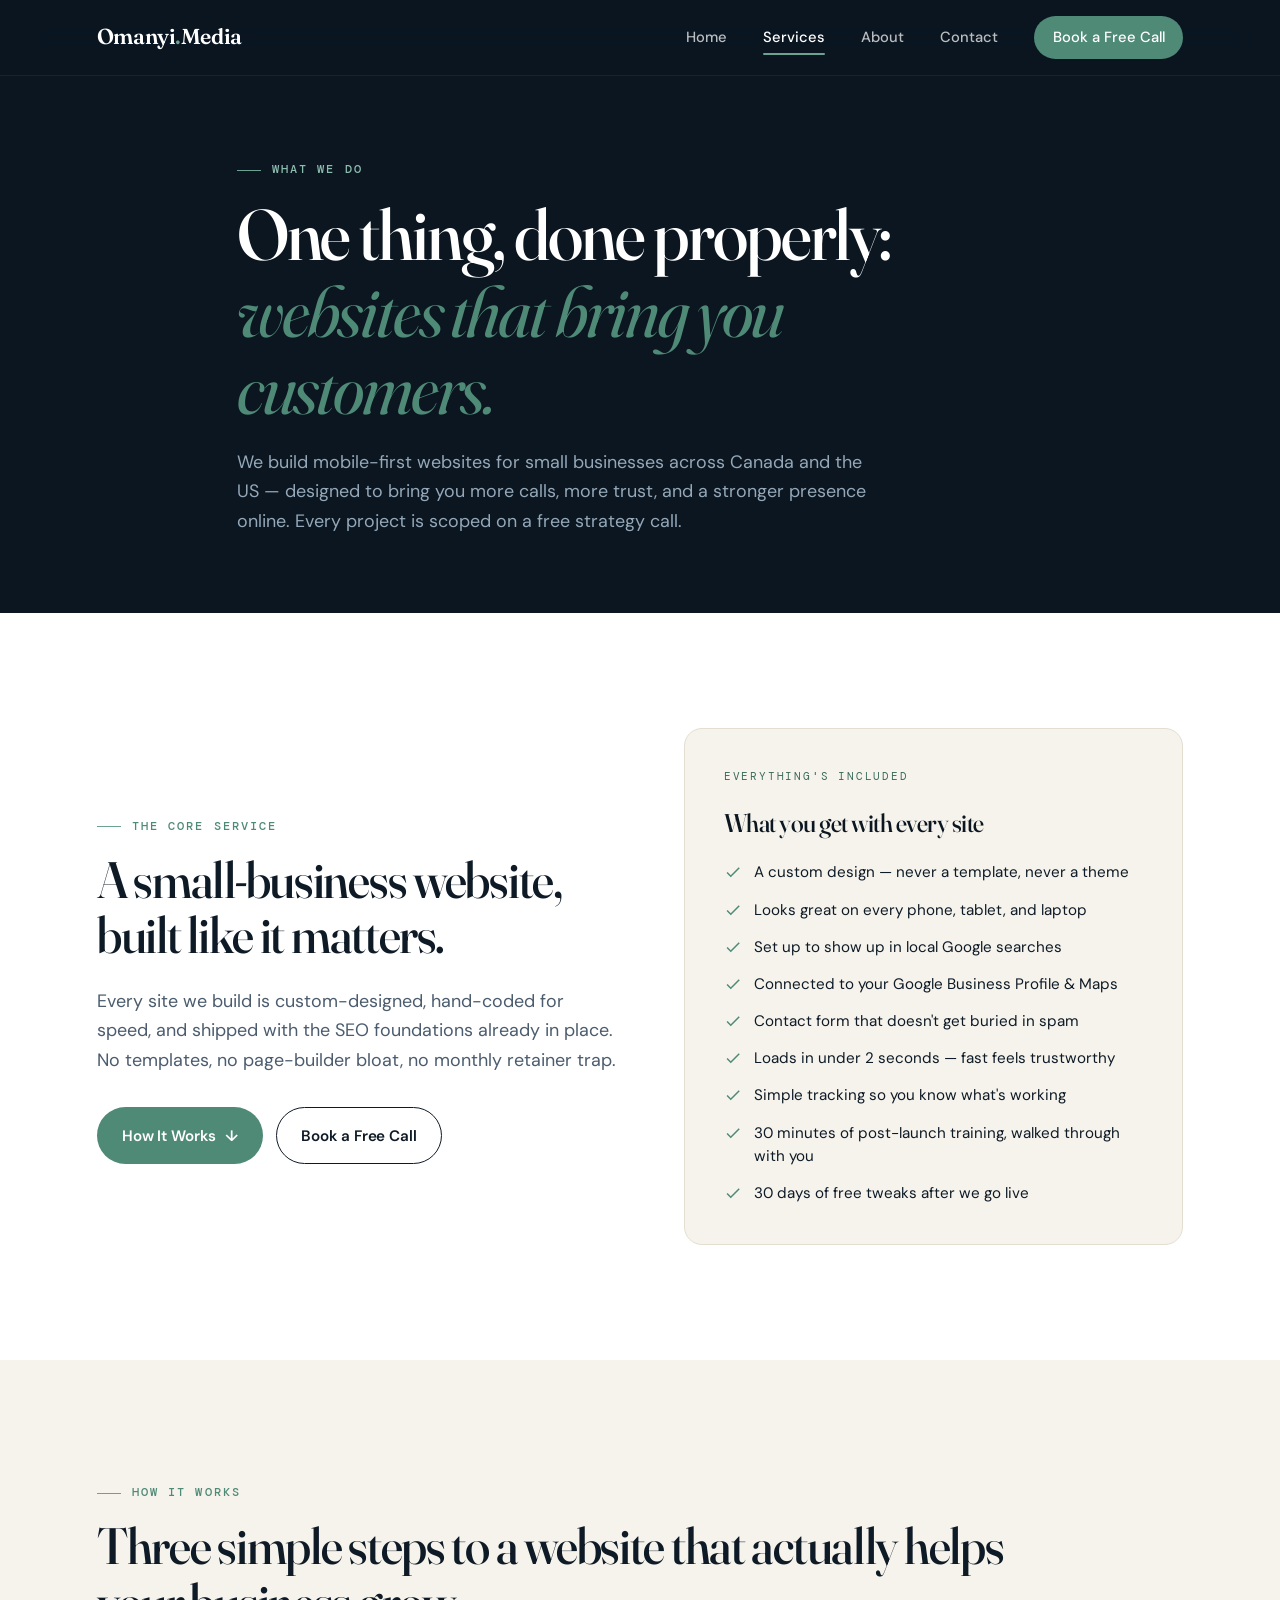
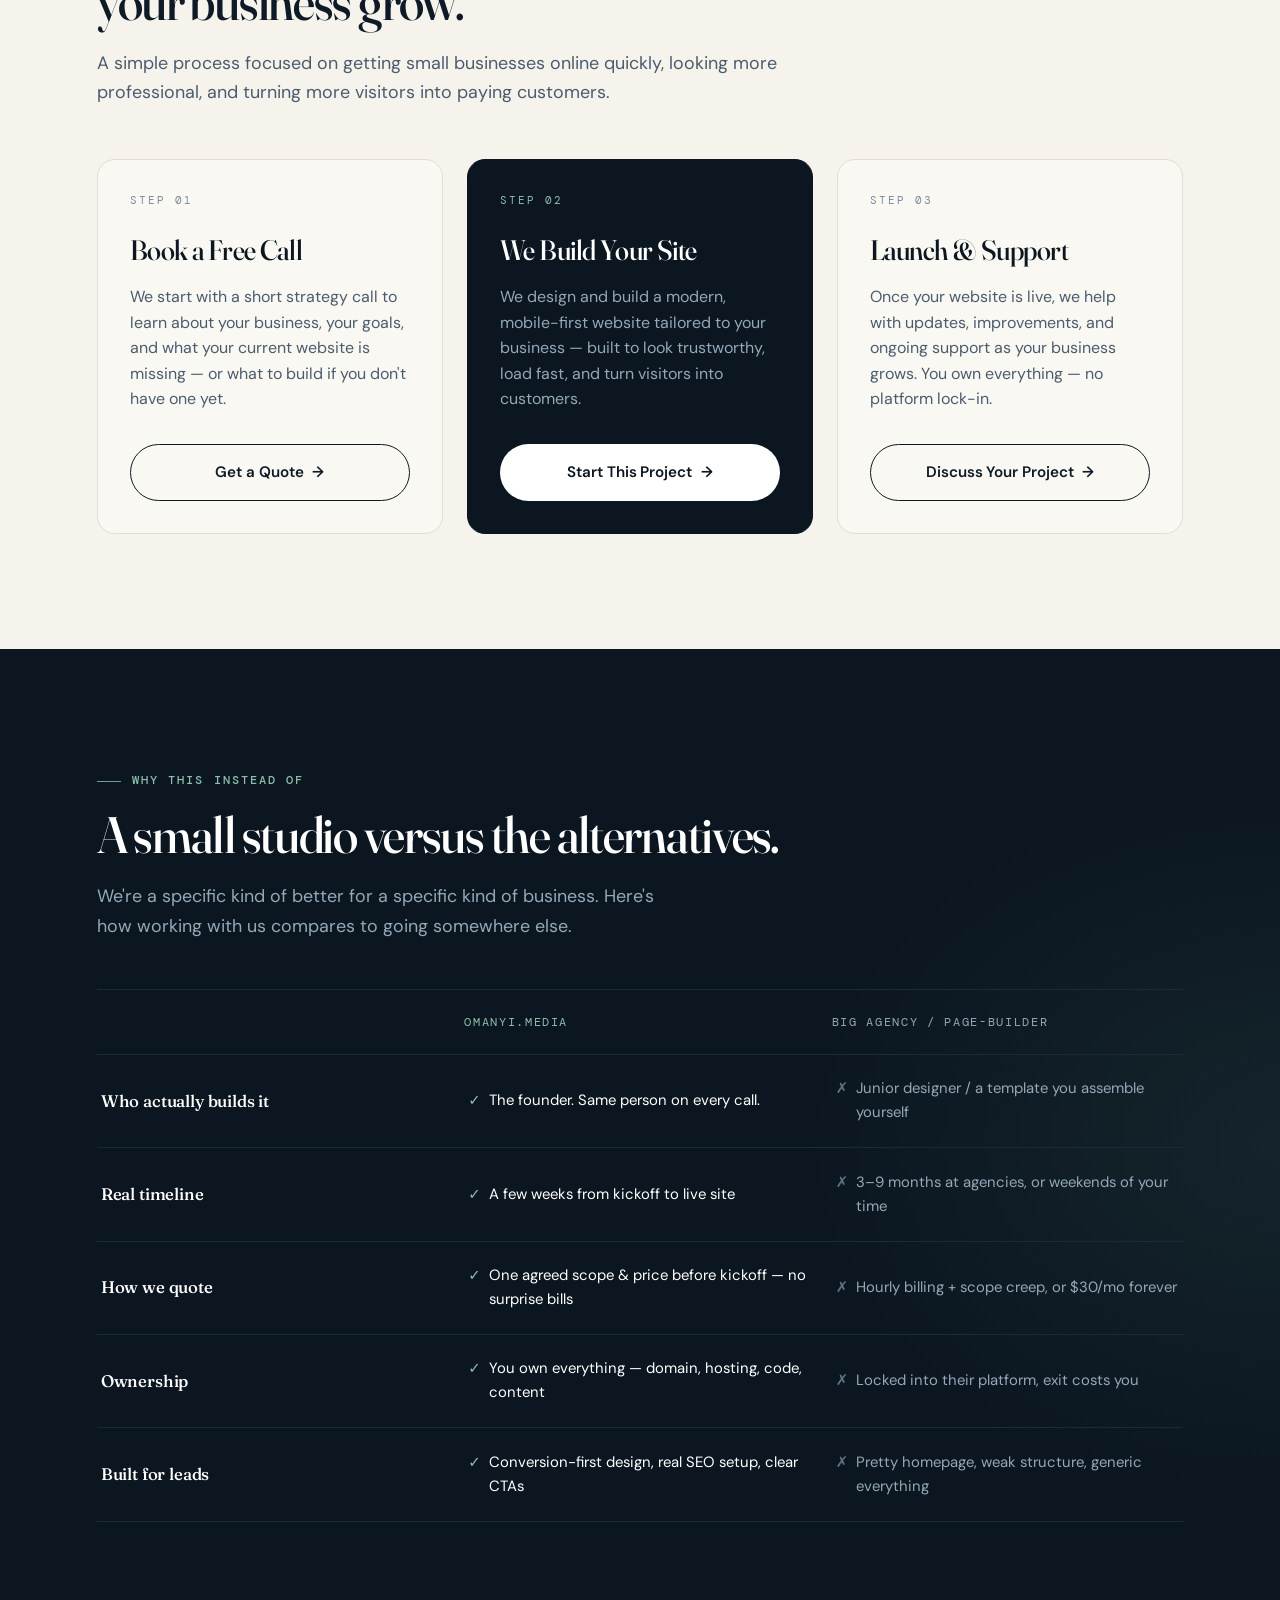
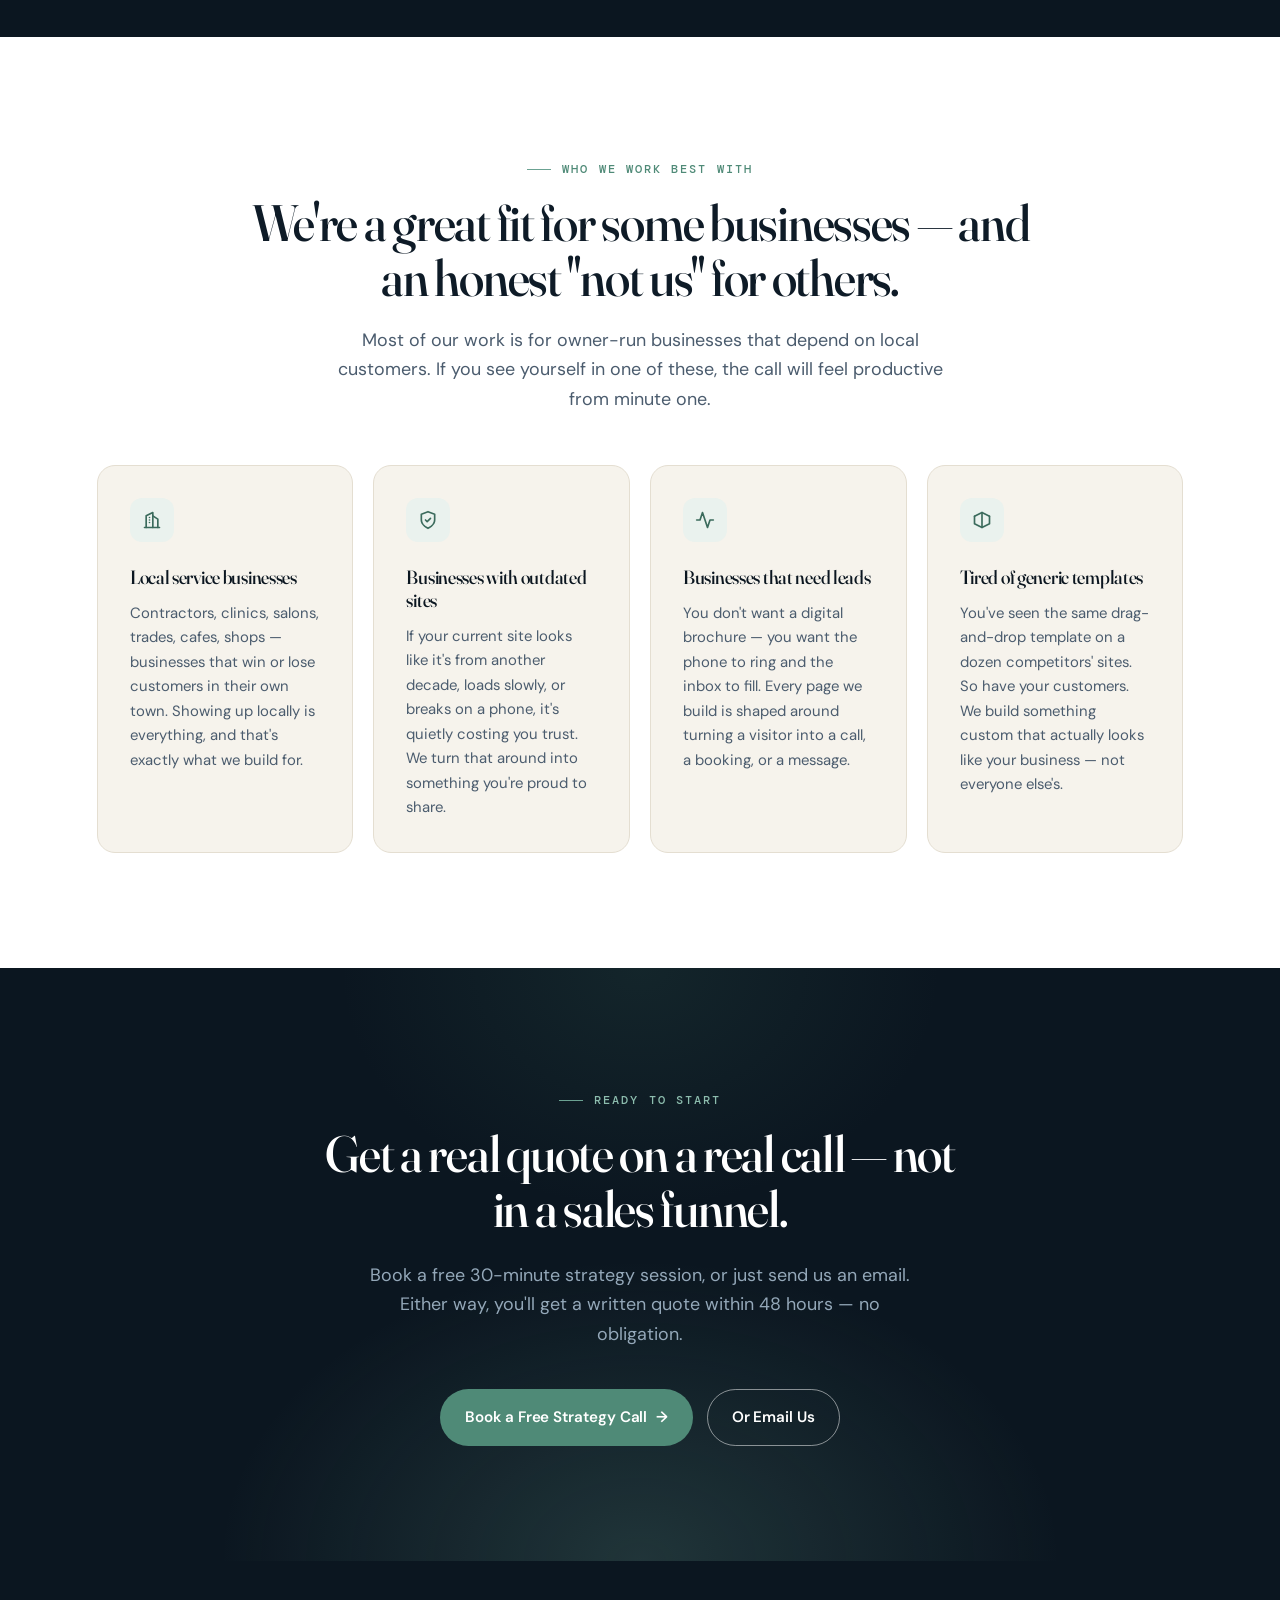
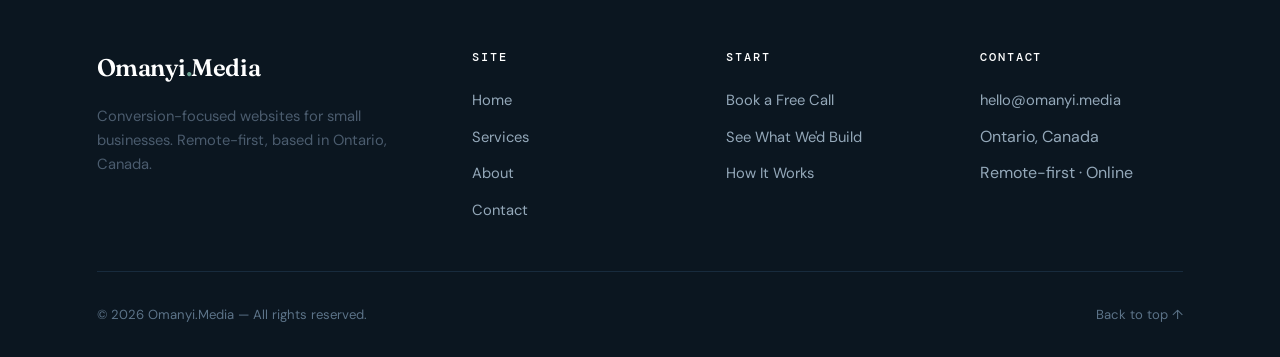
<file: services.html>
<!DOCTYPE html>
<html lang="en">
<head>
  <meta charset="UTF-8" />
  <meta name="viewport" content="width=device-width, initial-scale=1.0" />
  <meta name="description" content="Conversion-focused websites for small businesses. Built mobile-first to bring you more calls, more trust, and a stronger online presence — without the agency price tag." />
  <meta name="theme-color" content="#0B1620" />
  <title>Services — Omanyi.Media</title>

  <link rel="icon" type="image/svg+xml" href="data:image/svg+xml,<svg xmlns='http://www.w3.org/2000/svg' viewBox='0 0 32 32'><rect width='32' height='32' rx='8' fill='%230B1620'/><text x='16' y='22' font-family='serif' font-size='20' font-weight='700' text-anchor='middle' fill='%236BA292'>O</text></svg>" />

  <link rel="preconnect" href="https://fonts.googleapis.com" />
  <link rel="preconnect" href="https://fonts.gstatic.com" crossorigin />

  <link rel="stylesheet" href="css/base.css" />
  <link rel="stylesheet" href="css/pages/services.css" />
</head>
<body>

  <a href="#main" class="skip-link">Skip to content</a>

  <header class="nav">
    <div class="nav-inner">
      <a href="index.html" class="nav-logo" aria-label="Omanyi.Media — Home">Omanyi<span>.</span>Media</a>
      <button class="nav-toggle" aria-expanded="false" aria-controls="primary-menu" aria-label="Open menu">
        <span></span><span></span><span></span>
      </button>
      <nav id="primary-menu" class="nav-menu" aria-label="Primary">
        <a href="index.html">Home</a>
        <a href="services.html" class="is-active">Services</a>
        <a href="about.html">About</a>
        <a href="contact.html">Contact</a>
        <a href="contact.html#book" class="nav-cta">Book a Free Call</a>
      </nav>
    </div>
  </header>

  <main id="main">

    <!-- PAGE HERO -->
    <section class="page-hero">
      <div class="wrap">
        <span class="eyebrow reveal">What we do</span>
        <h1 class="reveal" data-delay="1">One thing, done properly: <em>websites that bring you customers.</em></h1>
        <p class="lede reveal" data-delay="2">
          We build mobile-first websites for small businesses across Canada and the US — designed to bring you more calls, more trust, and a stronger presence online. Every project is scoped on a free strategy call.
        </p>
      </div>
    </section>

    <!-- OFFER OVERVIEW -->
    <section class="section">
      <div class="wrap">
        <div class="offer">
          <div class="offer-copy reveal">
            <span class="eyebrow">The core service</span>
            <h2 style="margin-top:1rem;">A small-business website, built like it matters.</h2>
            <p class="lede">
              Every site we build is custom-designed, hand-coded for speed, and shipped with the SEO foundations already in place. No templates, no page-builder bloat, no monthly retainer trap.
            </p>
            <div class="offer-actions">
              <a href="#how-it-works" class="btn btn-primary">How It Works <span class="arrow">↓</span></a>
              <a href="contact.html#book" class="btn btn-secondary">Book a Free Call</a>
            </div>
          </div>

          <div class="offer-card reveal" data-delay="1">
            <span class="label">Everything's included</span>
            <h3>What you get with every site</h3>
            <ul class="includes-list">
              <li>A custom design — never a template, never a theme</li>
              <li>Looks great on every phone, tablet, and laptop</li>
              <li>Set up to show up in local Google searches</li>
              <li>Connected to your Google Business Profile &amp; Maps</li>
              <li>Contact form that doesn't get buried in spam</li>
              <li>Loads in under 2 seconds — fast feels trustworthy</li>
              <li>Simple tracking so you know what's working</li>
              <li>30 minutes of post-launch training, walked through with you</li>
              <li>30 days of free tweaks after we go live</li>
            </ul>
          </div>
        </div>
      </div>
    </section>

    <!-- HOW IT WORKS -->
    <section class="how section" id="how-it-works">
      <div class="wrap">
        <div class="how-head reveal">
          <span class="eyebrow">How it works</span>
          <h2>Three simple steps to a website that actually helps your business grow.</h2>
          <p class="lede">
            A simple process focused on getting small businesses online quickly, looking more professional, and turning more visitors into paying customers.
          </p>
        </div>

        <div class="how-grid">

          <article class="how-card reveal">
            <span class="how-num">Step 01</span>
            <h3>Book a Free Call</h3>
            <p>
              We start with a short strategy call to learn about your business, your goals, and what your current website is missing — or what to build if you don't have one yet.
            </p>
            <a href="contact.html#book" class="btn btn-secondary">Get a Quote <span class="arrow">→</span></a>
          </article>

          <article class="how-card is-featured reveal" data-delay="1">
            <span class="how-num">Step 02</span>
            <h3>We Build Your Site</h3>
            <p>
              We design and build a modern, mobile-first website tailored to your business — built to look trustworthy, load fast, and turn visitors into customers.
            </p>
            <a href="contact.html#book" class="btn btn-light">Start This Project <span class="arrow">→</span></a>
          </article>

          <article class="how-card reveal" data-delay="2">
            <span class="how-num">Step 03</span>
            <h3>Launch &amp; Support</h3>
            <p>
              Once your website is live, we help with updates, improvements, and ongoing support as your business grows. You own everything — no platform lock-in.
            </p>
            <a href="contact.html#book" class="btn btn-secondary">Discuss Your Project <span class="arrow">→</span></a>
          </article>

        </div>
      </div>
    </section>

    <!-- COMPARE -->
    <section class="compare section on-dark">
      <div class="wrap">
        <div class="compare-head reveal">
          <span class="eyebrow">Why this instead of</span>
          <h2 style="margin-top:1rem;">A small studio versus the alternatives.</h2>
          <p class="lede" style="margin-top:1.25rem;">
            We're a specific kind of better for a specific kind of business. Here's how working with us compares to going somewhere else.
          </p>
        </div>

        <div class="compare-table reveal">
          <div class="compare-row is-head">
            <div></div>
            <div>Omanyi.Media</div>
            <div>Big agency / page-builder</div>
          </div>
          <div class="compare-row">
            <div class="compare-cell label">Who actually builds it</div>
            <div class="compare-cell us">The founder. Same person on every call.</div>
            <div class="compare-cell them">Junior designer / a template you assemble yourself</div>
          </div>
          <div class="compare-row">
            <div class="compare-cell label">Real timeline</div>
            <div class="compare-cell us">A few weeks from kickoff to live site</div>
            <div class="compare-cell them">3–9 months at agencies, or weekends of your time</div>
          </div>
          <div class="compare-row">
            <div class="compare-cell label">How we quote</div>
            <div class="compare-cell us">One agreed scope &amp; price before kickoff — no surprise bills</div>
            <div class="compare-cell them">Hourly billing + scope creep, or $30/mo forever</div>
          </div>
          <div class="compare-row">
            <div class="compare-cell label">Ownership</div>
            <div class="compare-cell us">You own everything — domain, hosting, code, content</div>
            <div class="compare-cell them">Locked into their platform, exit costs you</div>
          </div>
          <div class="compare-row">
            <div class="compare-cell label">Built for leads</div>
            <div class="compare-cell us">Conversion-first design, real SEO setup, clear CTAs</div>
            <div class="compare-cell them">Pretty homepage, weak structure, generic everything</div>
          </div>
        </div>
      </div>
    </section>

    <!-- WHO WE WORK BEST WITH -->
    <section class="section fit">
      <div class="wrap">
        <div class="fit-head reveal">
          <span class="eyebrow">Who we work best with</span>
          <h2>We're a great fit for some businesses — and an honest "not us" for others.</h2>
          <p class="lede">
            Most of our work is for owner-run businesses that depend on local customers. If you see yourself in one of these, the call will feel productive from minute one.
          </p>
        </div>

        <div class="fit-grid">

          <article class="fit-card reveal">
            <div class="fit-ico" aria-hidden="true">
              <svg width="20" height="20" viewBox="0 0 24 24" fill="none" stroke="currentColor" stroke-width="2" stroke-linecap="round" stroke-linejoin="round"><path d="M3 21h18"/><path d="M5 21V7l8-4v18"/><path d="M19 21V11l-6-4"/><path d="M9 9v.01"/><path d="M9 12v.01"/><path d="M9 15v.01"/></svg>
            </div>
            <h3>Local service businesses</h3>
            <p>Contractors, clinics, salons, trades, cafes, shops — businesses that win or lose customers in their own town. Showing up locally is everything, and that's exactly what we build for.</p>
          </article>

          <article class="fit-card reveal" data-delay="1">
            <div class="fit-ico" aria-hidden="true">
              <svg width="20" height="20" viewBox="0 0 24 24" fill="none" stroke="currentColor" stroke-width="2" stroke-linecap="round" stroke-linejoin="round"><path d="M12 22s8-4 8-10V5l-8-3-8 3v7c0 6 8 10 8 10z"/><path d="m9 12 2 2 4-4"/></svg>
            </div>
            <h3>Businesses with outdated sites</h3>
            <p>If your current site looks like it's from another decade, loads slowly, or breaks on a phone, it's quietly costing you trust. We turn that around into something you're proud to share.</p>
          </article>

          <article class="fit-card reveal" data-delay="2">
            <div class="fit-ico" aria-hidden="true">
              <svg width="20" height="20" viewBox="0 0 24 24" fill="none" stroke="currentColor" stroke-width="2" stroke-linecap="round" stroke-linejoin="round"><path d="M22 12h-4l-3 9L9 3l-3 9H2"/></svg>
            </div>
            <h3>Businesses that need leads</h3>
            <p>You don't want a digital brochure — you want the phone to ring and the inbox to fill. Every page we build is shaped around turning a visitor into a call, a booking, or a message.</p>
          </article>

          <article class="fit-card reveal" data-delay="3">
            <div class="fit-ico" aria-hidden="true">
              <svg width="20" height="20" viewBox="0 0 24 24" fill="none" stroke="currentColor" stroke-width="2" stroke-linecap="round" stroke-linejoin="round"><path d="M12 3v18"/><path d="M3 7.5 12 3l9 4.5"/><path d="M3 7.5v9L12 21l9-4.5v-9"/></svg>
            </div>
            <h3>Tired of generic templates</h3>
            <p>You've seen the same drag-and-drop template on a dozen competitors' sites. So have your customers. We build something custom that actually looks like your business — not everyone else's.</p>
          </article>

        </div>
      </div>
    </section>

    <!-- CTA -->
    <section class="cta-final on-dark section">
      <div class="wrap">
        <span class="eyebrow reveal">Ready to start</span>
        <h2 class="reveal" data-delay="1" style="margin-top:1rem;">Get a real quote on a real call — not in a sales funnel.</h2>
        <p class="lede reveal" data-delay="2">
          Book a free 30-minute strategy session, or just send us an email. Either way, you'll get a written quote within 48 hours — no obligation.
        </p>
        <div class="actions reveal" data-delay="3" style="display:inline-flex;flex-wrap:wrap;gap:0.85rem;justify-content:center;">
          <a href="contact.html#book" class="btn btn-primary">Book a Free Strategy Call <span class="arrow">→</span></a>
          <a href="mailto:hello@omanyi.media" class="btn btn-secondary">Or Email Us</a>
        </div>
      </div>
    </section>

  </main>

  <!-- FOOTER -->
  <footer class="footer">
    <div class="wrap">
      <div class="footer-grid">
        <div>
          <a href="index.html" class="footer-brand">Omanyi<span>.</span>Media</a>
          <p class="footer-tag">Conversion-focused websites for small businesses. Remote-first, based in Ontario, Canada.</p>
        </div>
        <div>
          <div class="footer-col-title">Site</div>
          <ul class="footer-list">
            <li><a href="index.html">Home</a></li>
            <li><a href="services.html">Services</a></li>
            <li><a href="about.html">About</a></li>
            <li><a href="contact.html">Contact</a></li>
          </ul>
        </div>
        <div>
          <div class="footer-col-title">Start</div>
          <ul class="footer-list">
            <li><a href="contact.html#book">Book a Free Call</a></li>
            <li><a href="services.html">See What We'd Build</a></li>
            <li><a href="services.html#how-it-works">How It Works</a></li>
          </ul>
        </div>
        <div>
          <div class="footer-col-title">Contact</div>
          <ul class="footer-list">
            <li><a href="mailto:hello@omanyi.media">hello@omanyi.media</a></li>
            <li>Ontario, Canada</li>
            <li>Remote-first · Online</li>
          </ul>
        </div>
      </div>
      <div class="footer-bottom">
        <span>© 2026 Omanyi.Media — All rights reserved.</span>
        <span><a href="#main">Back to top ↑</a></span>
      </div>
    </div>
  </footer>

  <script src="js/main.js"></script>
</body>
</html>
</file>
<file: css/base.css>
/* =============================================================
   OMANYI.MEDIA — base.css
   Design system: tokens, reset, typography, layout primitives,
   buttons, navigation, footer, animations, a11y.
   ============================================================= */

@import url('https://fonts.googleapis.com/css2?family=Fraunces:ital,opsz,wght@0,9..144,400;0,9..144,500;0,9..144,600;0,9..144,700;0,9..144,800;1,9..144,400&family=DM+Sans:wght@300;400;500;600;700&family=DM+Mono:wght@400;500&display=swap');

/* ── DESIGN TOKENS ─────────────────────────────────────────── */
:root {
  /* Brand palette — dark navy + muted sage green */
  --ink-900: #0B1620;          /* deepest navy — primary surface */
  --ink-800: #101F2E;          /* dark navy — sections, footer */
  --ink-700: #182B3D;          /* elevated dark navy */
  --ink-600: #243A50;          /* hairline borders on dark */
  --ink-500: #3B546C;          /* muted ink */
  --ink-400: #5C7388;          /* secondary text on dark */
  --ink-300: #94A8B9;          /* tertiary text */

  /* Green accent — muted sage / eucalyptus */
  --green-700: #3B6B5C;        /* deep muted green */
  --green-600: #4F8A77;        /* primary action */
  --green-500: #6BA292;        /* default green */
  --green-400: #8DBDAE;        /* hover lighter */
  --green-300: #B6D6CB;        /* tint */
  --green-50:  #EAF2EE;        /* near-white wash */

  /* Neutrals — warm off-whites */
  --cream:    #F6F3EC;         /* warm cream alternate sections */
  --bone:     #FAF8F2;         /* lighter cream */
  --paper:    #FFFFFF;
  --line:     #E4DED1;         /* warm hairline on light */
  --line-soft:#EFEAE0;

  /* Text on light */
  --text:     #0E1B27;
  --text-soft:#4B5C6E;
  --text-mute:#7A8A9B;

  /* Typography */
  --font-display: 'Fraunces', 'Playfair Display', Georgia, serif;
  --font-body:    'DM Sans', system-ui, -apple-system, sans-serif;
  --font-mono:    'DM Mono', ui-monospace, monospace;

  /* Spatial scale */
  --space-1: 0.25rem;
  --space-2: 0.5rem;
  --space-3: 0.75rem;
  --space-4: 1rem;
  --space-5: 1.5rem;
  --space-6: 2rem;
  --space-7: 3rem;
  --space-8: 4rem;
  --space-9: 6rem;
  --space-10: 8rem;

  /* Layout */
  --container: 1240px;
  --gutter:    6vw;
  --nav-h:     76px;
  --radius-s:  6px;
  --radius:    10px;
  --radius-l:  18px;
  --radius-xl: 28px;

  /* Motion */
  --ease: cubic-bezier(0.22, 1, 0.36, 1);

  /* Shadows */
  --shadow-sm: 0 1px 2px rgba(11, 22, 32, 0.04), 0 1px 1px rgba(11, 22, 32, 0.06);
  --shadow:    0 8px 24px -8px rgba(11, 22, 32, 0.12), 0 2px 6px -2px rgba(11, 22, 32, 0.06);
  --shadow-lg: 0 30px 60px -20px rgba(11, 22, 32, 0.25), 0 12px 30px -12px rgba(11, 22, 32, 0.12);
  --shadow-dark: 0 30px 80px -20px rgba(0, 0, 0, 0.6);
}

/* ── RESET ─────────────────────────────────────────────────── */
*, *::before, *::after { box-sizing: border-box; margin: 0; padding: 0; }
html {
  scroll-behavior: smooth;
  -webkit-text-size-adjust: 100%;
  text-rendering: optimizeLegibility;
}
body {
  font-family: var(--font-body);
  font-size: 16px;
  line-height: 1.6;
  color: var(--text);
  background: var(--paper);
  -webkit-font-smoothing: antialiased;
  -moz-osx-font-smoothing: grayscale;
  overflow-x: hidden;
}
img, svg, video { max-width: 100%; height: auto; display: block; }
button { font: inherit; color: inherit; background: none; border: none; cursor: pointer; }
input, textarea, select { font: inherit; color: inherit; }
a { color: inherit; text-decoration: none; }
ul, ol { list-style: none; }

/* ── TYPOGRAPHY ────────────────────────────────────────────── */
.eyebrow {
  font-family: var(--font-mono);
  font-size: 0.72rem;
  letter-spacing: 0.18em;
  text-transform: uppercase;
  color: var(--green-600);
  display: inline-flex;
  align-items: center;
  gap: 0.7rem;
  font-weight: 500;
}
.eyebrow::before {
  content: '';
  width: 24px;
  height: 1px;
  background: var(--green-500);
}
.on-dark .eyebrow,
.is-dark .eyebrow { color: var(--green-400); }
.on-dark .eyebrow::before,
.is-dark .eyebrow::before { background: var(--green-500); }

h1, h2, h3, h4 {
  font-family: var(--font-display);
  font-weight: 500;
  font-variation-settings: "opsz" 144;
  letter-spacing: -0.02em;
  line-height: 1.08;
  color: var(--text);
}
h1 {
  font-size: clamp(2.4rem, 5.6vw, 4.6rem);
  font-weight: 500;
  letter-spacing: -0.03em;
}
h2 {
  font-size: clamp(2rem, 4vw, 3.2rem);
  font-weight: 500;
  letter-spacing: -0.025em;
}
h3 { font-size: clamp(1.3rem, 1.8vw, 1.6rem); font-weight: 600; letter-spacing: -0.015em; }
h4 { font-size: 1.05rem; font-weight: 600; }

h1 em, h2 em, h3 em {
  font-style: italic;
  font-variation-settings: "opsz" 144;
  color: var(--green-600);
  font-weight: 400;
}

.on-dark h1, .on-dark h2, .on-dark h3, .on-dark h4,
.is-dark h1, .is-dark h2, .is-dark h3 { color: var(--paper); }
.on-dark h1 em, .on-dark h2 em,
.is-dark h1 em, .is-dark h2 em { color: var(--green-400); }

p { font-size: 1rem; color: var(--text-soft); line-height: 1.7; }
.lede {
  font-size: clamp(1.05rem, 1.4vw, 1.2rem);
  color: var(--text-soft);
  line-height: 1.65;
  max-width: 560px;
}
.on-dark p, .on-dark .lede,
.is-dark p, .is-dark .lede { color: var(--ink-300); }

/* ── LAYOUT PRIMITIVES ─────────────────────────────────────── */
.wrap {
  width: 100%;
  max-width: var(--container);
  margin: 0 auto;
  padding-inline: var(--gutter);
}
.section {
  padding-block: clamp(4rem, 9vw, 7.5rem);
}
.section-tight { padding-block: clamp(3rem, 5vw, 4.5rem); }
.section.is-dark {
  background: var(--ink-900);
  color: var(--paper);
}
.section.is-cream { background: var(--cream); }

.section-head { max-width: 760px; margin-bottom: clamp(2.5rem, 4vw, 4rem); }
.section-head .eyebrow { margin-bottom: 1rem; }
.section-head .lede { margin-top: 1.25rem; }

/* ── FINAL CTA (shared across all pages) ──────────────────── */
.cta-final {
  background: var(--ink-900);
  color: var(--paper);
  text-align: center;
  position: relative;
  overflow: hidden;
}
.cta-final::before {
  content: '';
  position: absolute; inset: 0;
  background:
    radial-gradient(700px 500px at 50% 100%, rgba(107, 162, 146, 0.22), transparent 60%),
    radial-gradient(500px 400px at 50% 0%, rgba(59, 107, 92, 0.18), transparent 60%);
  pointer-events: none;
}
.cta-final .wrap { position: relative; max-width: 820px; }
.cta-final h2 { color: var(--paper); margin-block: 1rem 1.5rem; }
.cta-final .lede { margin: 0 auto 2.5rem; color: var(--ink-300); }
.cta-final .actions {
  display: inline-flex; flex-wrap: wrap; gap: 0.85rem; justify-content: center;
}
.cta-final .eyebrow { color: var(--green-400); }
.cta-final .eyebrow::before { background: var(--green-500); }

/* ── FAQ ACCORDION (shared component) ─────────────────────── */
.faq-list { display: flex; flex-direction: column; }
.faq-item { border-top: 1px solid var(--line); }
.faq-item:last-child { border-bottom: 1px solid var(--line); }

.faq-q {
  width: 100%;
  display: flex;
  justify-content: space-between;
  align-items: center;
  gap: 1.5rem;
  padding: 1.6rem 0;
  text-align: left;
  font-family: var(--font-display);
  font-size: clamp(1.05rem, 1.3vw, 1.2rem);
  font-weight: 500;
  letter-spacing: -0.015em;
  line-height: 1.35;
  color: var(--ink-900);
  cursor: pointer;
  transition: color 0.2s var(--ease);
}
.faq-q:hover { color: var(--green-700); }
.faq-q .toggle {
  flex-shrink: 0;
  width: 32px; height: 32px;
  border-radius: 50%;
  border: 1px solid var(--line);
  display: grid; place-items: center;
  position: relative;
  transition: background 0.25s var(--ease), border-color 0.25s var(--ease), transform 0.3s var(--ease);
}
.faq-q .toggle::before,
.faq-q .toggle::after {
  content: '';
  position: absolute;
  background: var(--ink-900);
  border-radius: 1px;
}
.faq-q .toggle::before { width: 12px; height: 1.5px; }
.faq-q .toggle::after  { width: 1.5px; height: 12px; transition: transform 0.25s var(--ease); }

.faq-item.is-open .faq-q .toggle { background: var(--green-600); border-color: var(--green-600); }
.faq-item.is-open .faq-q .toggle::before,
.faq-item.is-open .faq-q .toggle::after { background: var(--paper); }
.faq-item.is-open .faq-q .toggle::after { transform: rotate(90deg); }

.faq-a { max-height: 0; overflow: hidden; transition: max-height 0.4s var(--ease); }
.faq-a-inner {
  padding: 0 0 1.6rem 0;
  font-size: 0.95rem;
  color: var(--text-soft);
  line-height: 1.7;
  max-width: 60ch;
}
.faq-item.is-open .faq-a { max-height: 500px; }

/* ── BUTTONS ───────────────────────────────────────────────── */
.btn {
  display: inline-flex;
  align-items: center;
  gap: 0.55rem;
  padding: 0.95rem 1.5rem;
  border-radius: 999px;
  font-size: 0.95rem;
  font-weight: 600;
  letter-spacing: -0.005em;
  cursor: pointer;
  transition: transform 0.2s var(--ease), background 0.2s var(--ease), color 0.2s var(--ease), border-color 0.2s var(--ease);
  white-space: nowrap;
  border: 1px solid transparent;
  text-align: center;
}
.btn .arrow { transition: transform 0.25s var(--ease); display: inline-block; }
.btn:hover .arrow { transform: translateX(4px); }

.btn-primary { background: var(--green-600); color: var(--paper); }
.btn-primary:hover { background: var(--green-700); transform: translateY(-1px); }

.btn-secondary {
  background: transparent;
  color: var(--text);
  border-color: var(--text);
}
.btn-secondary:hover { background: var(--text); color: var(--paper); }
.on-dark .btn-secondary, .is-dark .btn-secondary {
  color: var(--paper);
  border-color: rgba(255,255,255,0.5);
}
.on-dark .btn-secondary:hover, .is-dark .btn-secondary:hover {
  background: var(--paper); color: var(--ink-900); border-color: var(--paper);
}

.btn-ghost {
  background: transparent;
  color: var(--green-600);
  padding-inline: 0.5rem;
  font-weight: 600;
}
.btn-ghost:hover { color: var(--green-700); }
.on-dark .btn-ghost, .is-dark .btn-ghost { color: var(--green-400); }
.on-dark .btn-ghost:hover, .is-dark .btn-ghost:hover { color: var(--green-300); }

.btn-light { background: var(--paper); color: var(--ink-900); }
.btn-light:hover { background: var(--bone); transform: translateY(-1px); }

.btn-block { width: 100%; justify-content: center; padding-block: 1.05rem; }

/* ── NAV ───────────────────────────────────────────────────── */
.nav {
  position: fixed; inset: 0 0 auto 0;
  height: var(--nav-h);
  background: rgba(11, 22, 32, 0.85);
  -webkit-backdrop-filter: blur(20px) saturate(140%);
  backdrop-filter: blur(20px) saturate(140%);
  border-bottom: 1px solid rgba(255, 255, 255, 0.06);
  z-index: 100;
  display: flex; align-items: center;
}
.nav-inner {
  width: 100%;
  max-width: var(--container);
  margin: 0 auto;
  padding-inline: var(--gutter);
  display: flex; align-items: center; justify-content: space-between;
  gap: 2rem;
}
.nav-logo {
  font-family: var(--font-display);
  font-size: 1.35rem;
  font-weight: 600;
  font-variation-settings: "opsz" 36;
  letter-spacing: -0.02em;
  color: var(--paper);
}
.nav-logo span { color: var(--green-500); }
.nav-logo:hover span { color: var(--green-400); }

.nav-menu {
  display: flex; align-items: center; gap: 2.25rem;
}
.nav-menu a {
  font-size: 0.92rem;
  font-weight: 500;
  color: rgba(255, 255, 255, 0.72);
  transition: color 0.18s var(--ease);
  position: relative;
}
.nav-menu a:hover { color: var(--paper); }
.nav-menu a.is-active { color: var(--paper); }
.nav-menu a.is-active::after {
  content: ''; position: absolute; left: 0; right: 0; bottom: -6px;
  height: 2px; border-radius: 2px; background: var(--green-500);
}

.nav-cta {
  background: var(--green-600);
  color: var(--paper) !important;
  padding: 0.6rem 1.15rem;
  border-radius: 999px;
  font-size: 0.88rem;
  font-weight: 600;
  transition: background 0.2s var(--ease);
}
.nav-cta:hover { background: var(--green-700); }
.nav-cta::after { display: none !important; }

/* Hamburger */
.nav-toggle {
  display: none;
  width: 44px; height: 44px;
  position: relative;
  border-radius: 10px;
}
.nav-toggle span {
  position: absolute;
  left: 12px; right: 12px;
  height: 2px;
  background: var(--paper);
  border-radius: 2px;
  transition: transform 0.3s var(--ease), opacity 0.2s var(--ease), top 0.3s var(--ease);
}
.nav-toggle span:nth-child(1) { top: 16px; }
.nav-toggle span:nth-child(2) { top: 21px; }
.nav-toggle span:nth-child(3) { top: 26px; }
.nav-toggle[aria-expanded="true"] span:nth-child(1) { top: 21px; transform: rotate(45deg); }
.nav-toggle[aria-expanded="true"] span:nth-child(2) { opacity: 0; }
.nav-toggle[aria-expanded="true"] span:nth-child(3) { top: 21px; transform: rotate(-45deg); }

/* Mobile menu overlay */
@media (max-width: 880px) {
  .nav-toggle { display: block; }
  .nav-menu {
    position: fixed;
    inset: var(--nav-h) 0 0 0;
    flex-direction: column;
    align-items: stretch;
    justify-content: flex-start;
    background: var(--ink-900);
    padding: 2rem var(--gutter) 3rem;
    gap: 0;
    transform: translateX(100%);
    transition: transform 0.4s var(--ease);
    overflow-y: auto;
  }
  .nav-menu.is-open { transform: translateX(0); }
  .nav-menu a {
    font-size: 1.4rem;
    font-family: var(--font-display);
    font-weight: 500;
    color: var(--paper);
    padding: 1.1rem 0;
    border-bottom: 1px solid rgba(255,255,255,0.08);
    width: 100%;
  }
  .nav-menu a.is-active::after { display: none; }
  .nav-menu a.is-active { color: var(--green-400); }
  .nav-cta {
    margin-top: 1.5rem;
    text-align: center;
    padding: 1rem 1.5rem;
    border-radius: 999px;
    font-size: 1rem;
    font-family: var(--font-body);
    border-bottom: none !important;
  }
  body.nav-open { overflow: hidden; }
}

/* ── FOOTER ────────────────────────────────────────────────── */
.footer {
  background: var(--ink-900);
  color: var(--ink-300);
  padding: clamp(3.5rem, 7vw, 5.5rem) 0 2rem;
}
.footer-grid {
  display: grid;
  grid-template-columns: 1.6fr repeat(3, 1fr);
  gap: clamp(2rem, 4vw, 4rem);
  padding-bottom: 3rem;
  border-bottom: 1px solid var(--ink-700);
}
.footer-brand {
  font-family: var(--font-display);
  font-size: 1.5rem;
  font-weight: 600;
  color: var(--paper);
  display: inline-block;
  margin-bottom: 1rem;
  letter-spacing: -0.02em;
}
.footer-brand span { color: var(--green-500); }
.footer-tag {
  font-size: 0.92rem;
  line-height: 1.65;
  max-width: 320px;
  margin-bottom: 1.5rem;
}
.footer-col-title {
  font-family: var(--font-mono);
  font-size: 0.72rem;
  letter-spacing: 0.16em;
  text-transform: uppercase;
  color: var(--paper);
  margin-bottom: 1.2rem;
  font-weight: 500;
}
.footer-list { display: flex; flex-direction: column; gap: 0.7rem; }
.footer-list a {
  font-size: 0.92rem;
  color: var(--ink-300);
  transition: color 0.18s var(--ease);
}
.footer-list a:hover { color: var(--green-400); }

.footer-bottom {
  display: flex; justify-content: space-between; align-items: center;
  flex-wrap: wrap; gap: 1rem;
  margin-top: 2rem;
  font-size: 0.82rem;
  color: var(--ink-400);
}
.footer-bottom a:hover { color: var(--green-400); }

@media (max-width: 720px) {
  .footer-grid {
    grid-template-columns: 1fr 1fr;
    gap: 2.5rem 2rem;
  }
  .footer-grid > :first-child { grid-column: 1 / -1; }
}
@media (max-width: 420px) {
  .footer-grid { grid-template-columns: 1fr; }
  .footer-bottom { flex-direction: column; align-items: flex-start; }
}

/* ── ANIMATIONS — scroll reveal ───────────────────────────── */
.reveal {
  opacity: 0;
  transform: translateY(24px);
  transition: opacity 0.9s var(--ease), transform 0.9s var(--ease);
}
.reveal.is-in {
  opacity: 1;
  transform: translateY(0);
}
.reveal[data-delay="1"] { transition-delay: 0.08s; }
.reveal[data-delay="2"] { transition-delay: 0.16s; }
.reveal[data-delay="3"] { transition-delay: 0.24s; }
.reveal[data-delay="4"] { transition-delay: 0.32s; }
.reveal[data-delay="5"] { transition-delay: 0.4s; }

@media (prefers-reduced-motion: reduce) {
  *, *::before, *::after {
    animation-duration: 0.01ms !important;
    transition-duration: 0.01ms !important;
  }
  .reveal { opacity: 1; transform: none; }
  html { scroll-behavior: auto; }
}

/* ── A11Y ──────────────────────────────────────────────────── */
:focus-visible {
  outline: 2px solid var(--green-500);
  outline-offset: 3px;
  border-radius: 4px;
}
.sr-only {
  position: absolute; width: 1px; height: 1px;
  padding: 0; margin: -1px; overflow: hidden;
  clip: rect(0,0,0,0); white-space: nowrap; border: 0;
}
.skip-link {
  position: absolute; left: 1rem; top: 1rem;
  background: var(--paper); color: var(--ink-900);
  padding: 0.5rem 1rem; border-radius: 6px;
  font-weight: 600; z-index: 200;
  transform: translateY(-200%);
  transition: transform 0.2s var(--ease);
}
.skip-link:focus { transform: translateY(0); }

/* ── PAGE HERO (shared by sub-pages) ───────────────────────── */
.page-hero {
  padding-top: calc(var(--nav-h) + clamp(3rem, 6vw, 5rem));
  padding-bottom: clamp(3rem, 6vw, 5rem);
  background: var(--ink-900);
  color: var(--paper);
}
.page-hero .wrap { max-width: 960px; }
.page-hero h1 { color: var(--paper); margin-block: 1rem 1.25rem; }
.page-hero .lede { color: var(--ink-300); max-width: 640px; }
.page-hero .eyebrow { color: var(--green-400); }
.page-hero .eyebrow::before { background: var(--green-500); }
</file>
<file: css/pages/home.css>
/* =============================================================
   home.css — Homepage-specific styles
   ============================================================= */

/* ── HERO ──────────────────────────────────────────────────── */
.hero {
  position: relative;
  padding: calc(var(--nav-h) + clamp(2.5rem, 6vw, 5rem)) 0 clamp(3rem, 7vw, 6rem);
  background: var(--ink-900);
  color: var(--paper);
  overflow: hidden;
}
.hero::before {
  /* atmospheric radial wash */
  content: '';
  position: absolute;
  inset: 0;
  background:
    radial-gradient(800px 600px at 85% 15%, rgba(107, 162, 146, 0.18), transparent 60%),
    radial-gradient(600px 500px at 15% 90%, rgba(59, 107, 92, 0.22), transparent 65%);
  pointer-events: none;
}
.hero::after {
  /* subtle grain */
  content: '';
  position: absolute; inset: 0;
  background-image: url("data:image/svg+xml;utf8,<svg xmlns='http://www.w3.org/2000/svg' width='160' height='160'><filter id='n'><feTurbulence type='fractalNoise' baseFrequency='0.85' numOctaves='2' stitchTiles='stitch'/><feColorMatrix values='0 0 0 0 1  0 0 0 0 1  0 0 0 0 1  0 0 0 0.4 0'/></filter><rect width='100%' height='100%' filter='url(%23n)'/></svg>");
  opacity: 0.04;
  pointer-events: none;
  mix-blend-mode: overlay;
}
.hero-inner {
  position: relative;
  display: grid;
  grid-template-columns: 1.05fr 1fr;
  gap: clamp(2rem, 5vw, 5rem);
  align-items: center;
}
.hero h1 {
  color: var(--paper);
  margin-block: 1.2rem 1.5rem;
  max-width: 14ch;
}
.hero h1 em {
  font-style: italic;
  color: var(--green-400);
  font-weight: 400;
  display: inline-block;
}
.hero-lede {
  font-size: clamp(1.05rem, 1.3vw, 1.18rem);
  color: var(--ink-300);
  line-height: 1.65;
  max-width: 520px;
  margin-bottom: 2rem;
}
.hero-actions {
  display: flex; flex-wrap: wrap; gap: 0.85rem;
  margin-bottom: 2.5rem;
}
.hero-trust {
  display: flex; align-items: center; gap: 1.25rem;
  flex-wrap: wrap;
  padding-top: 1.5rem;
  border-top: 1px solid rgba(255,255,255,0.08);
}
.hero-trust-item {
  font-size: 0.86rem;
  color: var(--ink-300);
  display: inline-flex; align-items: center; gap: 0.5rem;
}
.hero-trust-item .dot {
  width: 6px; height: 6px; border-radius: 50%;
  background: var(--green-500);
  flex-shrink: 0;
}

/* Hero mockup — realistic browser frame */
.mockup {
  position: relative;
  width: 100%;
  border-radius: var(--radius-l);
  background: var(--paper);
  box-shadow: var(--shadow-dark);
  overflow: hidden;
  transform: perspective(1400px) rotateY(-6deg) rotateX(2deg);
  transform-origin: center;
}
.mockup-bar {
  display: flex; align-items: center; gap: 0.4rem;
  padding: 0.7rem 0.9rem;
  background: #F3EFE7;
  border-bottom: 1px solid var(--line-soft);
}
.mockup-bar .dot {
  width: 10px; height: 10px; border-radius: 50%;
  background: #DCD6C7;
}
.mockup-bar .dot:nth-child(1) { background: #E8A8A8; }
.mockup-bar .dot:nth-child(2) { background: #E8CFA8; }
.mockup-bar .dot:nth-child(3) { background: #B8D6BC; }
.mockup-bar .url {
  margin-left: 0.6rem;
  flex: 1;
  background: var(--paper);
  border-radius: 999px;
  padding: 0.25rem 0.75rem;
  font-family: var(--font-mono);
  font-size: 0.7rem;
  color: var(--text-mute);
  letter-spacing: -0.01em;
}
.mockup-canvas {
  aspect-ratio: 16 / 11;
  background: var(--paper);
  display: block;
  width: 100%;
}

/* Floating accent badge (kept honest — describes the design itself) */
.mockup-tag {
  position: absolute;
  bottom: -18px; left: -18px;
  background: var(--paper);
  color: var(--ink-900);
  padding: 0.7rem 1.1rem;
  border-radius: 999px;
  font-size: 0.82rem;
  font-weight: 600;
  box-shadow: var(--shadow-lg);
  display: inline-flex; align-items: center; gap: 0.5rem;
}
.mockup-tag .pulse {
  width: 8px; height: 8px; border-radius: 50%;
  background: var(--green-500);
  box-shadow: 0 0 0 0 rgba(107, 162, 146, 0.6);
  animation: pulse 2.4s infinite;
}
@keyframes pulse {
  0%   { box-shadow: 0 0 0 0 rgba(107, 162, 146, 0.6); }
  70%  { box-shadow: 0 0 0 12px rgba(107, 162, 146, 0); }
  100% { box-shadow: 0 0 0 0 rgba(107, 162, 146, 0); }
}

@media (max-width: 880px) {
  .hero-inner { grid-template-columns: 1fr; }
  .mockup { transform: none; max-width: 540px; margin: 0 auto; }
  .mockup-tag { left: 8px; bottom: -14px; font-size: 0.78rem; }
  .hero h1 { max-width: 100%; }
}

/* ── MARQUEE / TRUST STRIP ─────────────────────────────────── */
.strip {
  background: var(--ink-800);
  padding: 1.5rem 0;
  border-top: 1px solid var(--ink-700);
  border-bottom: 1px solid var(--ink-700);
}
.strip-inner {
  display: flex; flex-wrap: wrap; align-items: center; justify-content: center;
  gap: clamp(1rem, 4vw, 3rem) clamp(1.5rem, 5vw, 3.5rem);
  color: var(--ink-300);
  font-size: 0.88rem;
}
.strip-item {
  display: inline-flex; align-items: center; gap: 0.6rem;
  font-family: var(--font-mono);
  letter-spacing: 0.04em;
}
.strip-item svg { color: var(--green-500); flex-shrink: 0; }

/* ── PAIN SECTION ──────────────────────────────────────────── */
.pain { background: var(--cream); }
.pain-head { max-width: 720px; margin-bottom: 3.5rem; }
.pain-grid {
  display: grid;
  grid-template-columns: repeat(2, 1fr);
  gap: 0;
  border-top: 1px solid var(--line);
  border-left: 1px solid var(--line);
}
.pain-card {
  border-right: 1px solid var(--line);
  border-bottom: 1px solid var(--line);
  padding: clamp(1.75rem, 3vw, 2.5rem);
  background: var(--cream);
  position: relative;
  transition: background 0.3s var(--ease);
}
.pain-card:hover { background: var(--bone); }
.pain-num {
  font-family: var(--font-mono);
  font-size: 0.72rem;
  letter-spacing: 0.14em;
  color: var(--green-700);
  margin-bottom: 1.5rem;
  display: block;
}
.pain-card h3 {
  font-family: var(--font-display);
  font-size: clamp(1.15rem, 1.5vw, 1.35rem);
  font-weight: 500;
  letter-spacing: -0.015em;
  margin-bottom: 0.7rem;
  line-height: 1.25;
  color: var(--ink-900);
}
.pain-card p {
  font-size: 0.95rem;
  color: var(--text-soft);
  line-height: 1.65;
  margin: 0;
}

@media (max-width: 720px) {
  .pain-grid { grid-template-columns: 1fr; }
}

/* ── PROMISE / WHAT WE BUILD ───────────────────────────────── */
.promise-grid {
  display: grid;
  grid-template-columns: 1fr 1fr;
  gap: clamp(2rem, 5vw, 5rem);
  align-items: start;
}
.promise-feature {
  display: flex;
  gap: 1.1rem;
  padding: 1.4rem 0;
  border-bottom: 1px solid var(--line);
  align-items: flex-start;
}
.promise-feature:last-child { border-bottom: none; }
.promise-feature .ico {
  flex-shrink: 0;
  width: 38px; height: 38px;
  display: grid; place-items: center;
  background: var(--green-50);
  border-radius: 10px;
  color: var(--green-700);
}
.promise-feature h4 {
  font-size: 1rem;
  font-weight: 600;
  margin-bottom: 0.3rem;
  font-family: var(--font-body);
  letter-spacing: -0.01em;
  color: var(--ink-900);
}
.promise-feature p {
  font-size: 0.92rem;
  color: var(--text-soft);
  line-height: 1.6;
  margin: 0;
}

@media (max-width: 880px) {
  .promise-grid { grid-template-columns: 1fr; gap: 2.5rem; }
}

/* ── PROCESS ───────────────────────────────────────────────── */
.process {
  background: linear-gradient(180deg, #04111f 0%, #071827 100%);
  color: var(--paper);
  position: relative;
  overflow: hidden;
  padding: 8rem 0;
}

.process::before {
  content: '';
  position: absolute;
  inset: 0;
  background: radial-gradient(
    900px 500px at 80% 0%,
    rgba(143, 227, 207, 0.14),
    transparent 70%
  );
  pointer-events: none;
}

.process .section-head {
  position: relative;
  z-index: 1;
  max-width: 820px;
}

.process .section-head h2 {
  color: var(--paper);
  opacity: 1;
}

.process .lede {
  color: rgba(248, 250, 252, 0.72);
}

.process-list {
  position: relative;
  z-index: 1;
  display: grid;
  grid-template-columns: repeat(3, 1fr);
  gap: 1.25rem;
  margin-top: 3.5rem;
}

.process-step {
  background: rgba(11, 26, 42, 0.96);
  border: 1px solid rgba(255, 255, 255, 0.09);
  border-radius: var(--radius-l);
  padding: 2.25rem;
  position: relative;
  transition:
    transform 0.4s var(--ease),
    border-color 0.3s var(--ease),
    box-shadow 0.3s var(--ease);
}

.process-step:hover {
  transform: translateY(-6px);
  border-color: rgba(143, 227, 207, 0.35);
  box-shadow: 0 20px 60px rgba(0, 0, 0, 0.35);
}

.process-step .step-num {
  font-family: var(--font-display);
  font-size: 4rem;
  font-weight: 600;
  font-variation-settings: "opsz" 144;
  color: #8fe3cf;
  line-height: 1;
  letter-spacing: -0.04em;
  display: block;
  margin-bottom: 1.5rem;
}

.process-step h3 {
  color: #ffffff;
  font-size: 1.35rem;
  margin-bottom: 0.75rem;
  font-weight: 600;
}

.process-step p {
  color: rgba(248, 250, 252, 0.72);
  font-size: 1rem;
  line-height: 1.75;
}

@media (max-width: 880px) {
  .process {
    padding: 5rem 0;
  }

  .process-list {
    grid-template-columns: 1fr;
  }

  .process-step {
    padding: 1.75rem;
  }

  .process-step .step-num {
    font-size: 3.25rem;
  }
}

/* ── WORK / EXAMPLE DESIGNS ────────────────────────────────── */
.work-head { display: flex; justify-content: space-between; align-items: flex-end; gap: 2rem; flex-wrap: wrap; margin-bottom: 3rem; }
.work-grid {
  display: grid;
  grid-template-columns: repeat(2, 1fr);
  gap: 1.5rem;
}
.work-card {
  border-radius: var(--radius-l);
  overflow: hidden;
  background: var(--cream);
  border: 1px solid var(--line);
  display: flex;
  flex-direction: column;
  transition: transform 0.4s var(--ease), box-shadow 0.4s var(--ease);
}
.work-card:hover {
  transform: translateY(-4px);
  box-shadow: var(--shadow-lg);
}
.work-canvas {
  aspect-ratio: 16 / 10;
  background: var(--paper);
  border-bottom: 1px solid var(--line);
  position: relative;
  overflow: hidden;
}
.work-canvas svg { width: 100%; height: 100%; display: block; }
.work-body {
  padding: 1.5rem 1.75rem 1.75rem;
}
.work-tag {
  font-family: var(--font-mono);
  font-size: 0.72rem;
  letter-spacing: 0.14em;
  text-transform: uppercase;
  color: var(--green-700);
  margin-bottom: 0.5rem;
  display: block;
}
.work-card h3 {
  font-family: var(--font-display);
  font-size: 1.4rem;
  font-weight: 500;
  letter-spacing: -0.015em;
  margin-bottom: 0.5rem;
  color: var(--ink-900);
}
.work-card p {
  font-size: 0.9rem;
  color: var(--text-soft);
  line-height: 1.6;
}
.work-note {
  margin-top: 2rem;
  text-align: center;
  font-size: 0.82rem;
  color: var(--text-mute);
  font-style: italic;
}

@media (max-width: 720px) {
  .work-grid { grid-template-columns: 1fr; }
}

/* ── FAQ (homepage layout — core styles in base.css) ──────── */
.faq-layout {
  display: grid;
  grid-template-columns: 1fr 1.4fr;
  gap: clamp(2rem, 6vw, 5rem);
  align-items: start;
}
.faq-aside h2 { margin-bottom: 1.25rem; }

@media (max-width: 880px) {
  .faq-layout { grid-template-columns: 1fr; }
}

/* ── FINAL CTA (homepage extras — base styles live in base.css) ─ */
.cta-meta {
  margin-top: 2.5rem;
  font-size: 0.85rem;
  color: var(--ink-400);
  display: inline-flex; align-items: center; gap: 0.6rem;
}
.cta-meta .dot {
  width: 6px; height: 6px; border-radius: 50%;
  background: var(--green-500);
}
</file>
<file: css/pages/about.css>
/* =============================================================
   about.css — About page specifics
   ============================================================= */

/* ── INTRO / STORY ─────────────────────────────────────────── */
.story-layout {
  display: grid;
  grid-template-columns: 1fr 1.2fr;
  gap: clamp(2rem, 6vw, 6rem);
  align-items: start;
}
.story-layout .eyebrow { margin-bottom: 1rem; }
.story-layout h2 { margin-bottom: 1.5rem; }
.story-body p {
  font-size: 1.02rem;
  line-height: 1.85;
  color: var(--text-soft);
  margin-bottom: 1.25rem;
}
.story-body p:last-child { margin-bottom: 0; }

.story-quote {
  background: var(--cream);
  border-left: 3px solid var(--green-600);
  padding: 2rem 2rem 2rem 2.25rem;
  font-family: var(--font-display);
  font-style: italic;
  font-size: 1.25rem;
  line-height: 1.5;
  color: var(--ink-900);
  border-radius: 0 var(--radius) var(--radius) 0;
  margin-top: 2.5rem;
  letter-spacing: -0.01em;
}
.story-quote-attr {
  display: block;
  margin-top: 1rem;
  font-family: var(--font-mono);
  font-style: normal;
  font-size: 0.75rem;
  letter-spacing: 0.14em;
  text-transform: uppercase;
  color: var(--text-mute);
}

@media (max-width: 880px) {
  .story-layout { grid-template-columns: 1fr; }
}

/* ── BELIEFS ───────────────────────────────────────────────── */
.beliefs { background: var(--cream); }
.beliefs-grid {
  display: grid;
  grid-template-columns: repeat(2, 1fr);
  gap: 2px;
  background: var(--line);
  border: 1px solid var(--line);
  border-radius: var(--radius-l);
  overflow: hidden;
}
.belief {
  padding: clamp(1.75rem, 3vw, 2.5rem);
  background: var(--bone);
  transition: background 0.3s var(--ease);
}
.belief:hover { background: var(--paper); }
.belief-num {
  font-family: var(--font-mono);
  font-size: 0.72rem;
  letter-spacing: 0.14em;
  color: var(--green-700);
  margin-bottom: 1.5rem;
  display: block;
}
.belief h3 {
  font-family: var(--font-display);
  font-size: 1.25rem;
  font-weight: 500;
  letter-spacing: -0.015em;
  margin-bottom: 0.6rem;
  color: var(--ink-900);
}
.belief p {
  font-size: 0.95rem;
  color: var(--text-soft);
  line-height: 1.65;
  margin: 0;
}

@media (max-width: 720px) {
  .beliefs-grid { grid-template-columns: 1fr; }
}

/* ── WHO WE ARE (founders) ─────────────────────────────────── */
.who {
  background: var(--ink-900);
  color: var(--paper);
  position: relative;
  overflow: hidden;
}
.who::before {
  content: '';
  position: absolute; inset: 0;
  background: radial-gradient(700px 500px at 100% 0%, rgba(107,162,146,0.12), transparent 60%);
  pointer-events: none;
}
.who-grid {
  position: relative;
  display: grid;
  grid-template-columns: 1fr 1fr;
  gap: clamp(2rem, 5vw, 4.5rem);
  align-items: start;
}
.who-intro .lede { color: var(--ink-300); max-width: none; }
.who-intro p { color: var(--ink-300); }

.founder-list {
  display: flex;
  flex-direction: column;
  gap: 1.25rem;
}
.founder-card {
  display: flex;
  gap: 1.4rem;
  align-items: center;
  padding: 1.5rem;
  background: rgba(255,255,255,0.03);
  border: 1px solid var(--ink-700);
  border-radius: var(--radius-l);
  transition: border-color 0.3s var(--ease), background 0.3s var(--ease);
}
.founder-card:hover {
  border-color: var(--green-500);
  background: rgba(107,162,146,0.06);
}
.founder-photo {
  flex-shrink: 0;
  width: 84px; height: 84px;
  border-radius: 14px;
  overflow: hidden;
  background: linear-gradient(150deg, var(--green-600), var(--ink-700));
  display: grid;
  place-items: center;
}
.founder-photo img {
  width: 100%; height: 100%;
  object-fit: cover;
  display: block;
}
.founder-initials {
  font-family: var(--font-display);
  font-size: 1.6rem;
  font-weight: 500;
  color: var(--paper);
  letter-spacing: 0.02em;
}
.founder-info h3 {
  font-family: var(--font-display);
  font-size: 1.3rem;
  font-weight: 500;
  letter-spacing: -0.015em;
  color: var(--paper);
  margin-bottom: 0.2rem;
}
.founder-role {
  display: block;
  font-family: var(--font-mono);
  font-size: 0.7rem;
  letter-spacing: 0.12em;
  text-transform: uppercase;
  color: var(--green-400);
  margin-bottom: 0.6rem;
}
.founder-info p {
  font-size: 0.92rem;
  color: var(--ink-300);
  line-height: 1.6;
  margin: 0;
}

@media (max-width: 880px) {
  .who-grid { grid-template-columns: 1fr; }
}
@media (max-width: 420px) {
  .founder-card { flex-direction: column; align-items: flex-start; text-align: left; }
}


/* ── CTA STRIP (lighter version) ───────────────────────────── */
.cta-strip {
  background: var(--cream);
  text-align: center;
  padding: clamp(3.5rem, 7vw, 6rem) 0;
  border-top: 1px solid var(--line);
}
.cta-strip h2 { margin-bottom: 1.25rem; }
.cta-strip .lede { margin: 0 auto 2rem; }
.cta-strip .actions { display: inline-flex; flex-wrap: wrap; gap: 0.85rem; justify-content: center; }
</file>
<file: css/pages/contact.css>
/* =============================================================
   contact.css — Contact page specifics
   ============================================================= */

/* ── CONTACT LAYOUT ────────────────────────────────────────── */
.contact-layout {
  display: grid;
  grid-template-columns: 0.85fr 1.15fr;
  gap: clamp(2rem, 5vw, 5rem);
  align-items: start;
}

/* ── LEFT: INFO / WHAT TO EXPECT ──────────────────────────── */
.contact-info { position: sticky; top: calc(var(--nav-h) + 2rem); }

.info-block {
  margin-bottom: 2.25rem;
}
.info-block .label {
  font-family: var(--font-mono);
  font-size: 0.72rem;
  letter-spacing: 0.16em;
  text-transform: uppercase;
  color: var(--green-700);
  margin-bottom: 0.6rem;
}
.info-block .value {
  font-size: 1.05rem;
  font-weight: 500;
  color: var(--ink-900);
  letter-spacing: -0.01em;
}
.info-block .value a:hover { color: var(--green-700); text-decoration: underline; text-underline-offset: 4px; }
.info-block .note {
  font-size: 0.9rem;
  color: var(--text-mute);
  margin-top: 0.4rem;
  line-height: 1.55;
}

.expect-list {
  margin-top: 1.5rem;
  display: flex;
  flex-direction: column;
  gap: 1rem;
}
.expect-list li {
  display: flex;
  gap: 0.85rem;
  align-items: flex-start;
  font-size: 0.95rem;
  line-height: 1.5;
  color: var(--text);
}
.expect-list li::before {
  content: '';
  flex-shrink: 0;
  width: 22px; height: 22px;
  background-color: var(--green-600);
  border-radius: 50%;
  margin-top: 1px;
  -webkit-mask: url("data:image/svg+xml;utf8,<svg xmlns='http://www.w3.org/2000/svg' viewBox='0 0 24 24'><path fill='currentColor' d='M9 16.17 4.83 12l-1.42 1.41L9 19 21 7l-1.41-1.41z'/></svg>") center / 70% no-repeat;
          mask: url("data:image/svg+xml;utf8,<svg xmlns='http://www.w3.org/2000/svg' viewBox='0 0 24 24'><path fill='currentColor' d='M9 16.17 4.83 12l-1.42 1.41L9 19 21 7l-1.41-1.41z'/></svg>") center / 70% no-repeat;
}

@media (max-width: 880px) {
  .contact-info { position: static; }
}

/* ── RIGHT: FORM ───────────────────────────────────────────── */
.form-card {
  background: var(--cream);
  border: 1px solid var(--line);
  border-radius: var(--radius-l);
  padding: clamp(1.75rem, 3vw, 2.5rem);
  position: relative;
}
.form-card .label {
  font-family: var(--font-mono);
  font-size: 0.7rem;
  letter-spacing: 0.16em;
  text-transform: uppercase;
  color: var(--green-700);
  margin-bottom: 1rem;
  display: inline-block;
}
.form-card h2 {
  font-size: clamp(1.6rem, 2.4vw, 2rem);
  margin-bottom: 0.5rem;
  letter-spacing: -0.02em;
}
.form-card .form-sub {
  font-size: 0.95rem;
  color: var(--text-soft);
  margin-bottom: 2rem;
  line-height: 1.55;
}

.form-grid {
  display: grid;
  grid-template-columns: 1fr 1fr;
  gap: 1rem 1.25rem;
}
.field { display: flex; flex-direction: column; }
.field.span-2 { grid-column: 1 / -1; }
.field label {
  font-size: 0.78rem;
  font-weight: 600;
  letter-spacing: 0.02em;
  color: var(--ink-900);
  margin-bottom: 0.45rem;
}
.field label .req { color: var(--green-700); margin-left: 2px; }
.field input,
.field select,
.field textarea {
  width: 100%;
  background: var(--paper);
  border: 1px solid var(--line);
  border-radius: 10px;
  padding: 0.85rem 1rem;
  font-size: 0.95rem;
  font-family: var(--font-body);
  color: var(--text);
  transition: border-color 0.2s var(--ease), box-shadow 0.2s var(--ease);
}
.field input::placeholder,
.field textarea::placeholder { color: var(--text-mute); }
.field input:focus,
.field select:focus,
.field textarea:focus {
  outline: none;
  border-color: var(--green-600);
  box-shadow: 0 0 0 4px rgba(107,162,146,0.18);
}
.field textarea { min-height: 130px; resize: vertical; }
.field select {
  appearance: none;
  -webkit-appearance: none;
  background-image: url("data:image/svg+xml;utf8,<svg xmlns='http://www.w3.org/2000/svg' width='12' height='8' viewBox='0 0 12 8'><path d='M1 1.5 6 6.5 11 1.5' stroke='%234B5C6E' stroke-width='1.6' fill='none' stroke-linecap='round' stroke-linejoin='round'/></svg>");
  background-repeat: no-repeat;
  background-position: right 1rem center;
  padding-right: 2.5rem;
  cursor: pointer;
}

.form-actions {
  margin-top: 1.5rem;
  display: flex;
  flex-direction: column;
  gap: 0.85rem;
  align-items: stretch;
}
.form-actions .btn {
  padding: 1.05rem 1.5rem;
  font-size: 1rem;
  width: 100%;
  justify-content: center;
}
.form-note {
  font-size: 0.82rem;
  color: var(--text-mute);
  text-align: center;
  margin-top: 0.25rem;
  display: flex;
  align-items: center;
  justify-content: center;
  gap: 0.4rem;
}

/* Success state */
.form-success {
  text-align: center;
  padding: 3rem 1rem;
}
.form-success .check {
  width: 56px; height: 56px;
  margin: 0 auto 1.25rem;
  background: var(--green-600);
  border-radius: 50%;
  display: grid; place-items: center;
  color: var(--paper);
}
.form-success h3 {
  font-family: var(--font-display);
  font-size: 1.6rem;
  font-weight: 500;
  letter-spacing: -0.02em;
  margin-bottom: 0.6rem;
  color: var(--ink-900);
}
.form-success p {
  color: var(--text-soft);
  max-width: 360px;
  margin: 0 auto;
  line-height: 1.6;
}

@media (max-width: 540px) {
  .form-grid { grid-template-columns: 1fr; }
}
@media (max-width: 880px) {
  .contact-layout { grid-template-columns: 1fr; }
}

/* ── FAQ MINI (contact-specific) ───────────────────────────── */
.contact-faq {
  background: var(--cream);
  border-top: 1px solid var(--line);
}
.contact-faq-grid {
  display: grid;
  grid-template-columns: repeat(2, 1fr);
  gap: 1rem 2.5rem;
  margin-top: 2.5rem;
}
.cf-item {
  padding: 1.25rem 0;
  border-top: 1px solid var(--line);
}
.cf-item:nth-child(-n+2) { border-top: none; }
.cf-item h4 {
  font-family: var(--font-display);
  font-size: 1.05rem;
  font-weight: 500;
  letter-spacing: -0.01em;
  margin-bottom: 0.4rem;
  color: var(--ink-900);
}
.cf-item p {
  font-size: 0.92rem;
  color: var(--text-soft);
  line-height: 1.6;
  margin: 0;
}
@media (max-width: 720px) {
  .contact-faq-grid { grid-template-columns: 1fr; }
  .cf-item:nth-child(-n+2) { border-top: 1px solid var(--line); }
  .cf-item:first-child { border-top: none; }
}
</file>
<file: css/pages/services.css>
/* =============================================================
   services.css — Services page specifics
   ============================================================= */

/* ── OFFER OVERVIEW ────────────────────────────────────────── */
.offer {
  display: grid;
  grid-template-columns: 1.05fr 1fr;
  gap: clamp(2rem, 5vw, 5rem);
  align-items: center;
}
.offer-copy h2 { margin-bottom: 1.5rem; }
.offer-copy .lede { margin-bottom: 2rem; max-width: none; }
.offer-actions { display: flex; flex-wrap: wrap; gap: 0.85rem; }

.offer-card {
  background: var(--cream);
  border: 1px solid var(--line);
  border-radius: var(--radius-l);
  padding: clamp(1.75rem, 3vw, 2.5rem);
  position: relative;
}
.offer-card .label {
  font-family: var(--font-mono);
  font-size: 0.7rem;
  letter-spacing: 0.16em;
  text-transform: uppercase;
  color: var(--green-700);
  margin-bottom: 1.5rem;
  display: block;
}
.offer-card h3 {
  font-family: var(--font-display);
  font-size: 1.6rem;
  font-weight: 500;
  letter-spacing: -0.02em;
  margin-bottom: 1.25rem;
  color: var(--ink-900);
}

.includes-list {
  display: flex;
  flex-direction: column;
  gap: 0.85rem;
  margin: 1.5rem 0 0;
}
.includes-list li {
  display: flex;
  gap: 0.75rem;
  align-items: flex-start;
  font-size: 0.95rem;
  color: var(--text);
  line-height: 1.55;
}
.includes-list li::before {
  content: '';
  flex-shrink: 0;
  width: 18px; height: 18px;
  margin-top: 2px;
  background-color: var(--green-600);
  -webkit-mask: url("data:image/svg+xml;utf8,<svg xmlns='http://www.w3.org/2000/svg' viewBox='0 0 24 24'><path fill='currentColor' d='M9 16.17 4.83 12l-1.42 1.41L9 19 21 7l-1.41-1.41z'/></svg>") center / contain no-repeat;
          mask: url("data:image/svg+xml;utf8,<svg xmlns='http://www.w3.org/2000/svg' viewBox='0 0 24 24'><path fill='currentColor' d='M9 16.17 4.83 12l-1.42 1.41L9 19 21 7l-1.41-1.41z'/></svg>") center / contain no-repeat;
}

@media (max-width: 880px) {
  .offer { grid-template-columns: 1fr; }
}

/* ── HOW IT WORKS — 3-card process (replaces old pricing tiers) ── */
.how { background: var(--cream); }
.how-head {
  max-width: 920px;
  margin-bottom: clamp(2.5rem, 4vw, 4rem);
}
.how-head h2 { margin-top: 1rem; }
.how-head .lede { margin-top: 1.25rem; max-width: 760px; }

.how-grid {
  display: grid;
  grid-template-columns: repeat(3, 1fr);
  gap: 1.5rem;
}
.how-card {
  background: var(--bone);
  border: 1px solid var(--line);
  border-radius: var(--radius-l);
  padding: clamp(1.85rem, 2.5vw, 2.5rem);
  display: flex;
  flex-direction: column;
  position: relative;
  transition: transform 0.4s var(--ease), border-color 0.3s var(--ease);
}
.how-card:hover { transform: translateY(-4px); border-color: var(--ink-500); }
.how-card.is-featured {
  background: var(--ink-900);
  color: var(--paper);
  border-color: var(--ink-900);
}
.how-card.is-featured:hover { border-color: var(--green-500); }

.how-num {
  font-family: var(--font-mono);
  font-size: 0.7rem;
  letter-spacing: 0.18em;
  text-transform: uppercase;
  color: var(--text-mute);
  margin-bottom: 1.5rem;
  display: inline-block;
}
.how-card.is-featured .how-num { color: var(--green-400); }

.how-card h3 {
  font-family: var(--font-display);
  font-size: clamp(1.6rem, 2.2vw, 1.95rem);
  font-weight: 500;
  letter-spacing: -0.02em;
  line-height: 1.15;
  margin-bottom: 1.1rem;
  color: var(--ink-900);
}
.how-card.is-featured h3 { color: var(--paper); }

.how-card p {
  font-size: 1rem;
  color: var(--text-soft);
  line-height: 1.6;
  margin-bottom: 2rem;
  flex-grow: 1;
}
.how-card.is-featured p { color: var(--ink-300); }

.how-card .btn { width: 100%; justify-content: center; }
.how-card.is-featured .btn-secondary {
  color: var(--paper);
  border-color: rgba(255,255,255,0.4);
}
.how-card.is-featured .btn-secondary:hover {
  background: var(--paper); color: var(--ink-900); border-color: var(--paper);
}

@media (max-width: 1024px) {
  .how-grid { grid-template-columns: 1fr; max-width: 540px; margin: 0 auto; }
}

/* ── WHO WE WORK BEST WITH ─────────────────────────────────── */
.fit-head {
  max-width: 820px;
  margin: 0 auto clamp(2.5rem, 4vw, 4rem);
  text-align: center;
}
.fit-head .eyebrow { justify-content: center; }
.fit-head h2 { margin-top: 1rem; }
.fit-head .lede { margin: 1.25rem auto 0; max-width: 640px; }

.fit-grid {
  display: grid;
  grid-template-columns: repeat(4, 1fr);
  gap: 1.25rem;
}
.fit-card {
  background: var(--cream);
  border: 1px solid var(--line);
  border-radius: var(--radius-l);
  padding: clamp(1.75rem, 2.5vw, 2.25rem);
  transition: transform 0.4s var(--ease), border-color 0.3s var(--ease), background 0.3s var(--ease);
}
.fit-card:hover {
  transform: translateY(-4px);
  border-color: var(--ink-500);
  background: var(--bone);
}
.fit-ico {
  width: 44px; height: 44px;
  display: grid; place-items: center;
  background: var(--green-50);
  border-radius: 12px;
  color: var(--green-700);
  margin-bottom: 1.5rem;
}
.fit-card h3 {
  font-family: var(--font-display);
  font-size: clamp(1.2rem, 1.5vw, 1.4rem);
  font-weight: 500;
  letter-spacing: -0.015em;
  line-height: 1.2;
  margin-bottom: 0.7rem;
  color: var(--ink-900);
}
.fit-card p {
  font-size: 0.93rem;
  color: var(--text-soft);
  line-height: 1.65;
  margin: 0;
}

@media (max-width: 1024px) {
  .fit-grid { grid-template-columns: repeat(2, 1fr); }
}
@media (max-width: 560px) {
  .fit-grid { grid-template-columns: 1fr; }
}

/* ── COMPARISON TABLE ──────────────────────────────────────── */
.compare {
  background: var(--ink-900);
  color: var(--paper);
  position: relative;
  overflow: hidden;
}
.compare::before {
  content: '';
  position: absolute; inset: 0;
  background: radial-gradient(800px 600px at 100% 50%, rgba(107, 162, 146, 0.10), transparent 60%);
  pointer-events: none;
}
.compare-head { position: relative; max-width: 720px; }
.compare-table {
  position: relative;
  border-top: 1px solid var(--ink-700);
  margin-top: 3rem;
}
.compare-row {
  display: grid;
  grid-template-columns: 1fr 1fr 1fr;
  gap: 1rem;
  padding: 1.4rem 0;
  border-bottom: 1px solid var(--ink-700);
  align-items: center;
}
.compare-row.is-head {
  font-family: var(--font-mono);
  font-size: 0.74rem;
  letter-spacing: 0.14em;
  text-transform: uppercase;
  color: var(--ink-300);
}
.compare-row.is-head > div:nth-child(2) {
  color: var(--green-400);
}
.compare-cell { padding: 0 0.25rem; }
.compare-cell.label {
  font-family: var(--font-display);
  font-size: 1.05rem;
  font-weight: 500;
  color: var(--paper);
  letter-spacing: -0.01em;
}
.compare-cell.us {
  font-size: 0.93rem;
  color: var(--paper);
  display: flex; gap: 0.5rem; align-items: flex-start;
}
.compare-cell.us::before {
  content: '✓';
  color: var(--green-400);
  font-weight: 700;
  flex-shrink: 0;
}
.compare-cell.them {
  font-size: 0.93rem;
  color: var(--ink-300);
  display: flex; gap: 0.5rem; align-items: flex-start;
}
.compare-cell.them::before {
  content: '✗';
  color: var(--ink-400);
  flex-shrink: 0;
}

@media (max-width: 720px) {
  .compare-row.is-head { display: none; }
  .compare-row {
    grid-template-columns: 1fr;
    gap: 0.4rem;
    padding: 1.5rem 0;
  }
  .compare-cell.label { font-size: 1.1rem; margin-bottom: 0.4rem; }
  .compare-cell.us::before, .compare-cell.them::before { margin-top: 1px; }
  .compare-cell.us::after {
    content: '';
  }
  /* Add mobile sub-labels */
  .compare-cell.us { background: rgba(107,162,146,0.08); padding: 0.6rem 0.85rem; border-radius: 8px; }
  .compare-cell.them { background: rgba(255,255,255,0.03); padding: 0.6rem 0.85rem; border-radius: 8px; }
}
</file>
